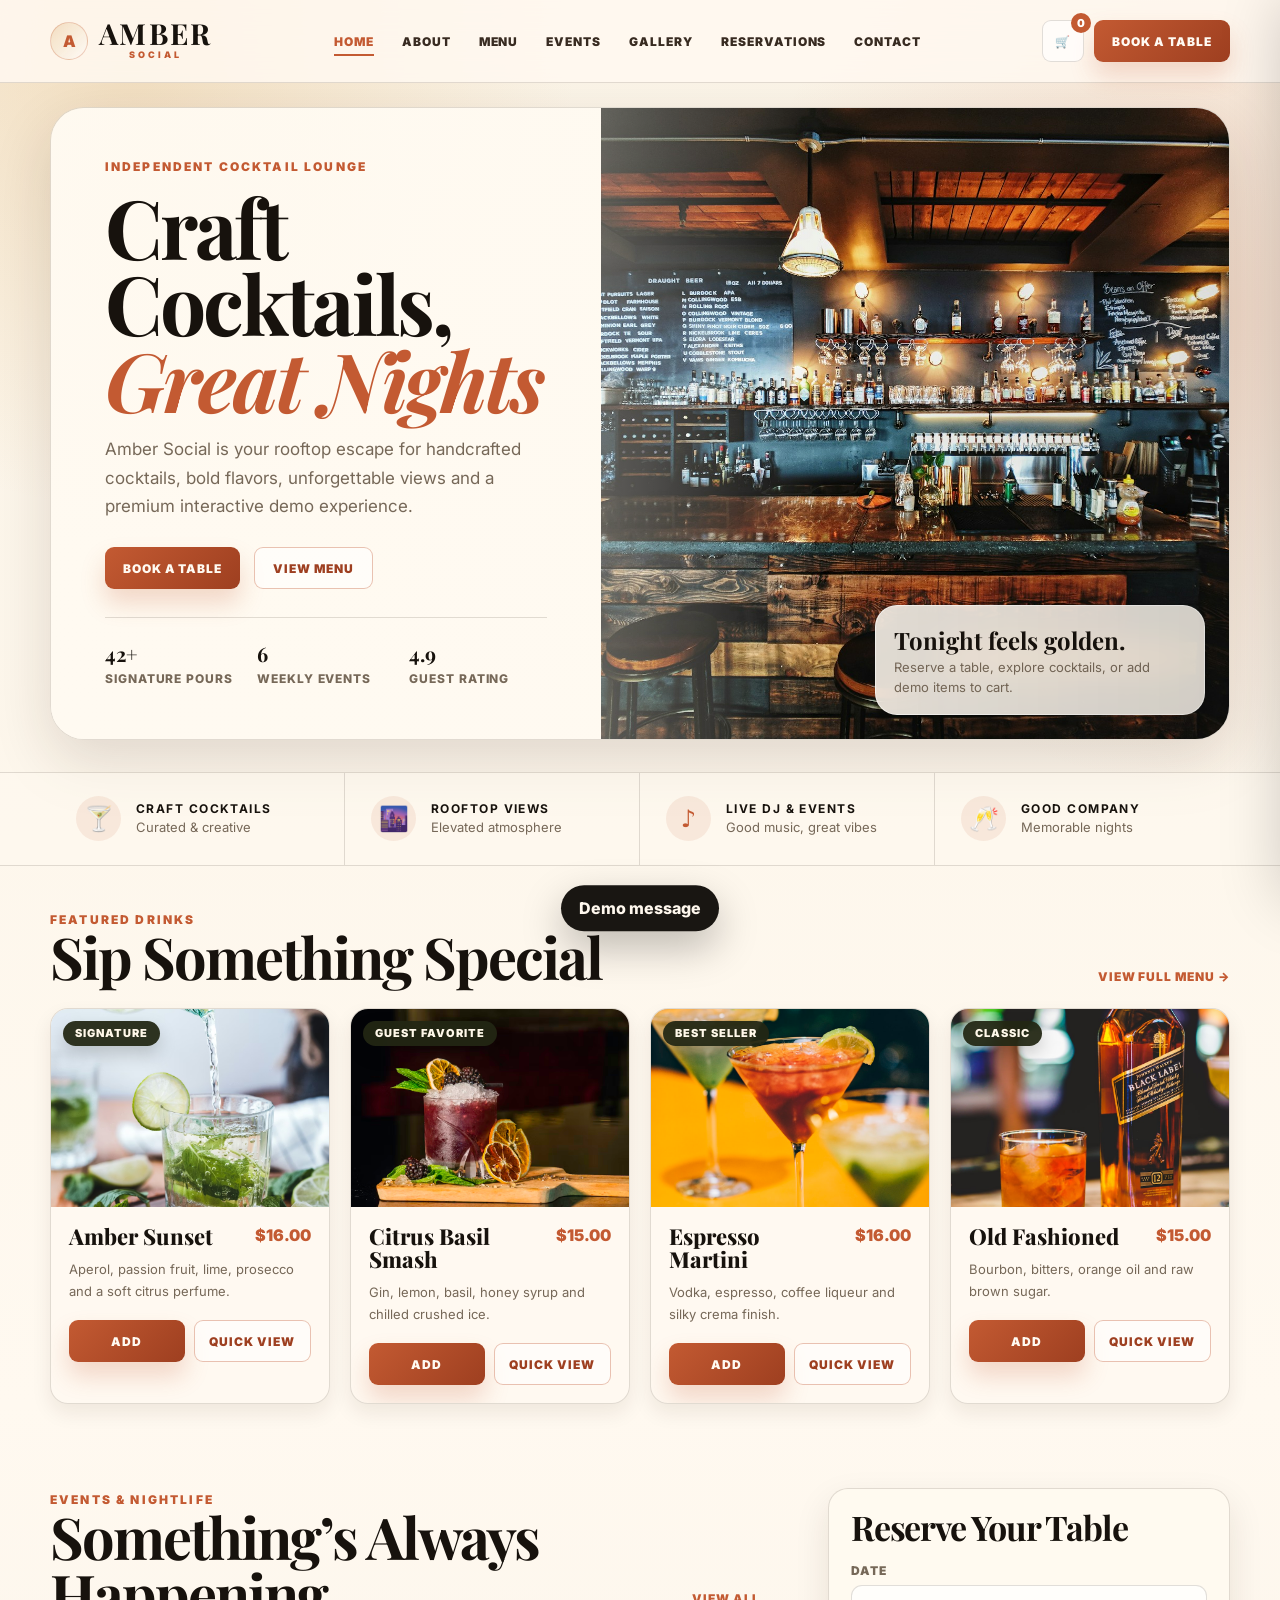
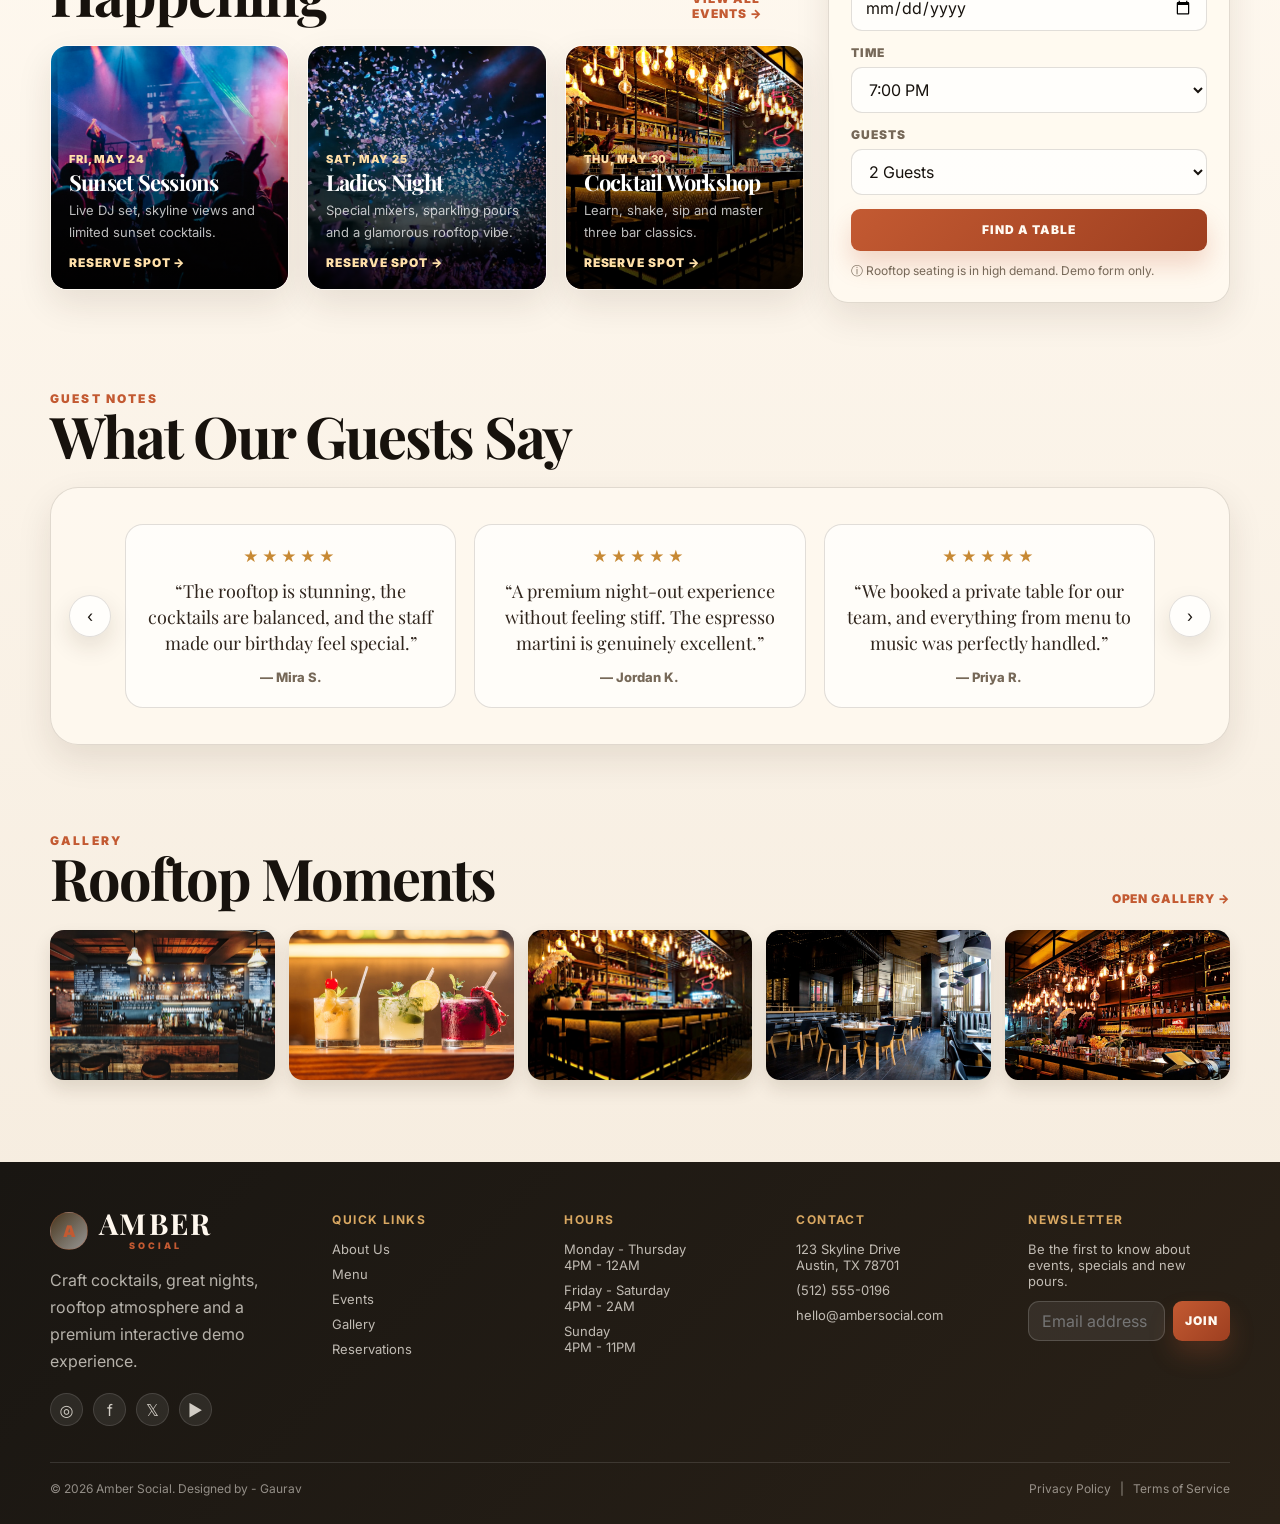
<file: index.html>
<!DOCTYPE html>
<html lang="en">
<head>
  <meta charset="UTF-8">
  <meta name="viewport" content="width=device-width, initial-scale=1.0">
  <title>Premium Rooftop Bar Website | Amber Social</title>
  <meta name="description" content="Amber Social is a premium rooftop bar and cocktail lounge demo website with interactive menu, cart, reservations and events.">
  <link rel="stylesheet" href="styles.css">
  <script defer src="app.js"></script>
</head>
<body data-page="home">
  <header class="site-header">
    <div class="container nav-wrap">
      <a class="brand" href="index.html" aria-label="Amber Social Home">
        <span class="brand-mark">A</span>
        <span class="brand-text"><strong>AMBER</strong><span>SOCIAL</span></span>
      </a>
      <nav class="primary-nav" aria-label="Primary navigation">
        <a href="index.html" data-nav="home">Home</a>
<a href="about.html" data-nav="about">About</a>
<a href="menu.html" data-nav="menu">Menu</a>
<a href="events.html" data-nav="events">Events</a>
<a href="gallery.html" data-nav="gallery">Gallery</a>
<a href="reservations.html" data-nav="reservations">Reservations</a>
<a href="contact.html" data-nav="contact">Contact</a>
      </nav>
      <div class="header-actions">
        <button class="icon-btn open-cart" aria-label="Open cart">🛒<span class="cart-count">0</span></button>
        <a class="btn btn-primary book-top" href="reservations.html">Book a Table</a>
        <button class="icon-btn menu-toggle" id="menuToggle" aria-label="Open menu">☰</button>
      </div>
    </div>
    <div class="mobile-panel" id="mobilePanel"><a href="index.html" data-nav="home">Home</a>
<a href="about.html" data-nav="about">About</a>
<a href="menu.html" data-nav="menu">Menu</a>
<a href="events.html" data-nav="events">Events</a>
<a href="gallery.html" data-nav="gallery">Gallery</a>
<a href="reservations.html" data-nav="reservations">Reservations</a>
<a href="contact.html" data-nav="contact">Contact</a></div>
  </header>

  <main>
    <section class="hero">
      <div class="container hero-card">
        <div class="hero-copy">
          <span class="eyebrow">Independent Cocktail Lounge</span>
          <h1>Craft Cocktails, <span class="text-accent">Great Nights</span></h1>
          <p>Amber Social is your rooftop escape for handcrafted cocktails, bold flavors, unforgettable views and a premium interactive demo experience.</p>
          <div class="hero-actions">
            <a class="btn btn-primary" href="reservations.html">Book a Table</a>
            <a class="btn btn-outline" href="menu.html">View Menu</a>
          </div>
          <div class="hero-meta">
            <div><strong>42+</strong><span>Signature pours</span></div>
            <div><strong>6</strong><span>Weekly events</span></div>
            <div><strong>4.9</strong><span>Guest rating</span></div>
          </div>
        </div>
        <div class="hero-visual">
          <img src="images/imm4.jfif" alt="Rooftop cocktail bar at sunset">
          <div class="floating-reserve">
            <strong>Tonight feels golden.</strong>
            <span>Reserve a table, explore cocktails, or add demo items to cart.</span>
          </div>
        </div>
      </div>
    </section>
    <section class="feature-strip">
      <div class="container feature-grid">
        <div class="feature-item"><div class="feature-icon">🍸</div><div><strong>Craft Cocktails</strong><span>Curated & creative</span></div></div>
        <div class="feature-item"><div class="feature-icon">🌆</div><div><strong>Rooftop Views</strong><span>Elevated atmosphere</span></div></div>
        <div class="feature-item"><div class="feature-icon">♪</div><div><strong>Live DJ & Events</strong><span>Good music, great vibes</span></div></div>
        <div class="feature-item"><div class="feature-icon">🥂</div><div><strong>Good Company</strong><span>Memorable nights</span></div></div>
      </div>
    </section>
    <section class="section compact">
      <div class="container">
        <div class="section-head">
          <div><span class="eyebrow">Featured Drinks</span><h2>Sip Something Special</h2></div>
          <a class="text-link" href="menu.html">View Full Menu →</a>
        </div>
        <div class="product-grid" id="featuredProducts"></div>
      </div>
    </section>
    <section class="section compact">
      <div class="container split-grid">
        <div>
          <div class="section-head">
            <div><span class="eyebrow">Events & Nightlife</span><h2>Something’s Always Happening</h2></div>
            <a class="text-link" href="events.html">View All Events →</a>
          </div>
          <div class="event-grid" id="homeEvents"></div>
        </div>
        <aside class="reserve-card">
          <h3>Reserve Your Table</h3>
          <form class="form-grid one" data-demo-form>
            <div class="form-field"><label>Date</label><input class="input" type="date" required></div>
            <div class="form-field"><label>Time</label><select class="input" required><option>7:00 PM</option><option>8:30 PM</option><option>10:00 PM</option></select></div>
            <div class="form-field"><label>Guests</label><select class="input" required><option>2 Guests</option><option>4 Guests</option><option>6 Guests</option><option>Private Group</option></select></div>
            <button class="btn btn-primary" type="submit">Find a Table</button>
          </form>
          <div class="form-note">ⓘ Rooftop seating is in high demand. Demo form only.</div>
        </aside>
      </div>
    </section>
    <section class="section compact">
      <div class="container">
        <div class="section-head">
          <div><span class="eyebrow">Guest Notes</span><h2>What Our Guests Say</h2></div>
        </div>
        <div class="testimonial-shell">
          <button class="slider-arrow prev" id="testimonialPrev" aria-label="Previous testimonial">‹</button>
          <div class="testimonial-track" id="testimonialTrack"></div>
          <button class="slider-arrow next" id="testimonialNext" aria-label="Next testimonial">›</button>
        </div>
      </div>
    </section>
    <section class="section compact">
      <div class="container">
        <div class="section-head">
          <div><span class="eyebrow">Gallery</span><h2>Rooftop Moments</h2></div>
          <a class="text-link" href="gallery.html">Open Gallery →</a>
        </div>
        <div class="gallery-strip galleryStrip" data-limit="5"></div>
      </div>
    </section>
  </main>

  <footer class="site-footer">
    <div class="container footer-grid">
      <div class="footer-brand">
        <a class="brand" href="index.html">
          <span class="brand-mark">A</span>
          <span class="brand-text"><strong>AMBER</strong><span>SOCIAL</span></span>
        </a>
        <p>Craft cocktails, great nights, rooftop atmosphere and a premium interactive demo experience.</p>
        <div class="socials"><a href="#">◎</a><a href="#">f</a><a href="#">𝕏</a><a href="#">▶</a></div>
      </div>
      <div class="footer-col">
        <h5>Quick Links</h5>
        <a href="about.html">About Us</a><a href="menu.html">Menu</a><a href="events.html">Events</a><a href="gallery.html">Gallery</a><a href="reservations.html">Reservations</a>
      </div>
      <div class="footer-col">
        <h5>Hours</h5>
        <span>Monday - Thursday<br>4PM - 12AM</span><span>Friday - Saturday<br>4PM - 2AM</span><span>Sunday<br>4PM - 11PM</span>
      </div>
      <div class="footer-col">
        <h5>Contact</h5>
        <span>123 Skyline Drive<br>Austin, TX 78701</span><span>(512) 555-0196</span><span>hello@ambersocial.com</span>
      </div>
      <div class="footer-col">
        <h5>Newsletter</h5>
        <span>Be the first to know about events, specials and new pours.</span>
        <form class="newsletter-row" data-demo-form>
          <input class="input" type="email" placeholder="Email address" required>
          <button class="btn btn-primary" type="submit">Join</button>
        </form>
      </div>
    </div>
    <div class="container footer-bottom">
      <span>© 2026 Amber Social. Designed by - <a href="https://www.linkedin.com/in/gaurav-kumar-a945231b0/" target="_blank">Gaurav</a></span>
      <span>Privacy Policy &nbsp; | &nbsp; Terms of Service</span>
    </div>
  </footer>
  <nav class="mobile-bottom-nav" aria-label="Mobile quick navigation">
    <a href="index.html" data-nav="home"><i>⌂</i><span>Home</span></a>
    <a href="menu.html" data-nav="menu"><i>☰</i><span>Menu</span></a>
    <a href="reservations.html" data-nav="reservations"><i>☑</i><span>Book</span></a>
    <button class="open-cart"><i>🛒</i><span>Cart</span><b class="cart-count">0</b></button>
  </nav>
  <div class="overlay close-layer" id="overlay"></div>
  <aside class="cart-drawer" id="cartDrawer" aria-label="Demo cart">
    <div class="cart-head"><h3>Your Cart</h3><button class="icon-btn close-layer">×</button></div>
    <div class="cart-items" id="drawerCartItems"></div>
    <div class="cart-summary">
      <div id="drawerCartSummary"></div>
      <button class="btn btn-primary" id="drawerCheckout">Checkout Demo</button>
      <a class="btn btn-light" href="cart.html">Review Order</a>
    </div>
  </aside>
  <div class="modal" id="quickModal" role="dialog" aria-modal="true">
    <div class="modal-card">
      <div class="modal-head"><h3>Quick View</h3><button class="icon-btn close-layer">×</button></div>
      <div class="modal-body" id="quickModalBody"></div>
    </div>
  </div>
  <div class="modal" id="galleryModal" role="dialog" aria-modal="true">
    <div class="modal-card">
      <div class="modal-head"><h3>Gallery Preview</h3><button class="icon-btn close-layer">×</button></div>
      <div class="modal-body" id="galleryModalBody"></div>
    </div>
  </div>
  <div class="toast" id="toast">Demo message</div>
</body>
</html>
</file>
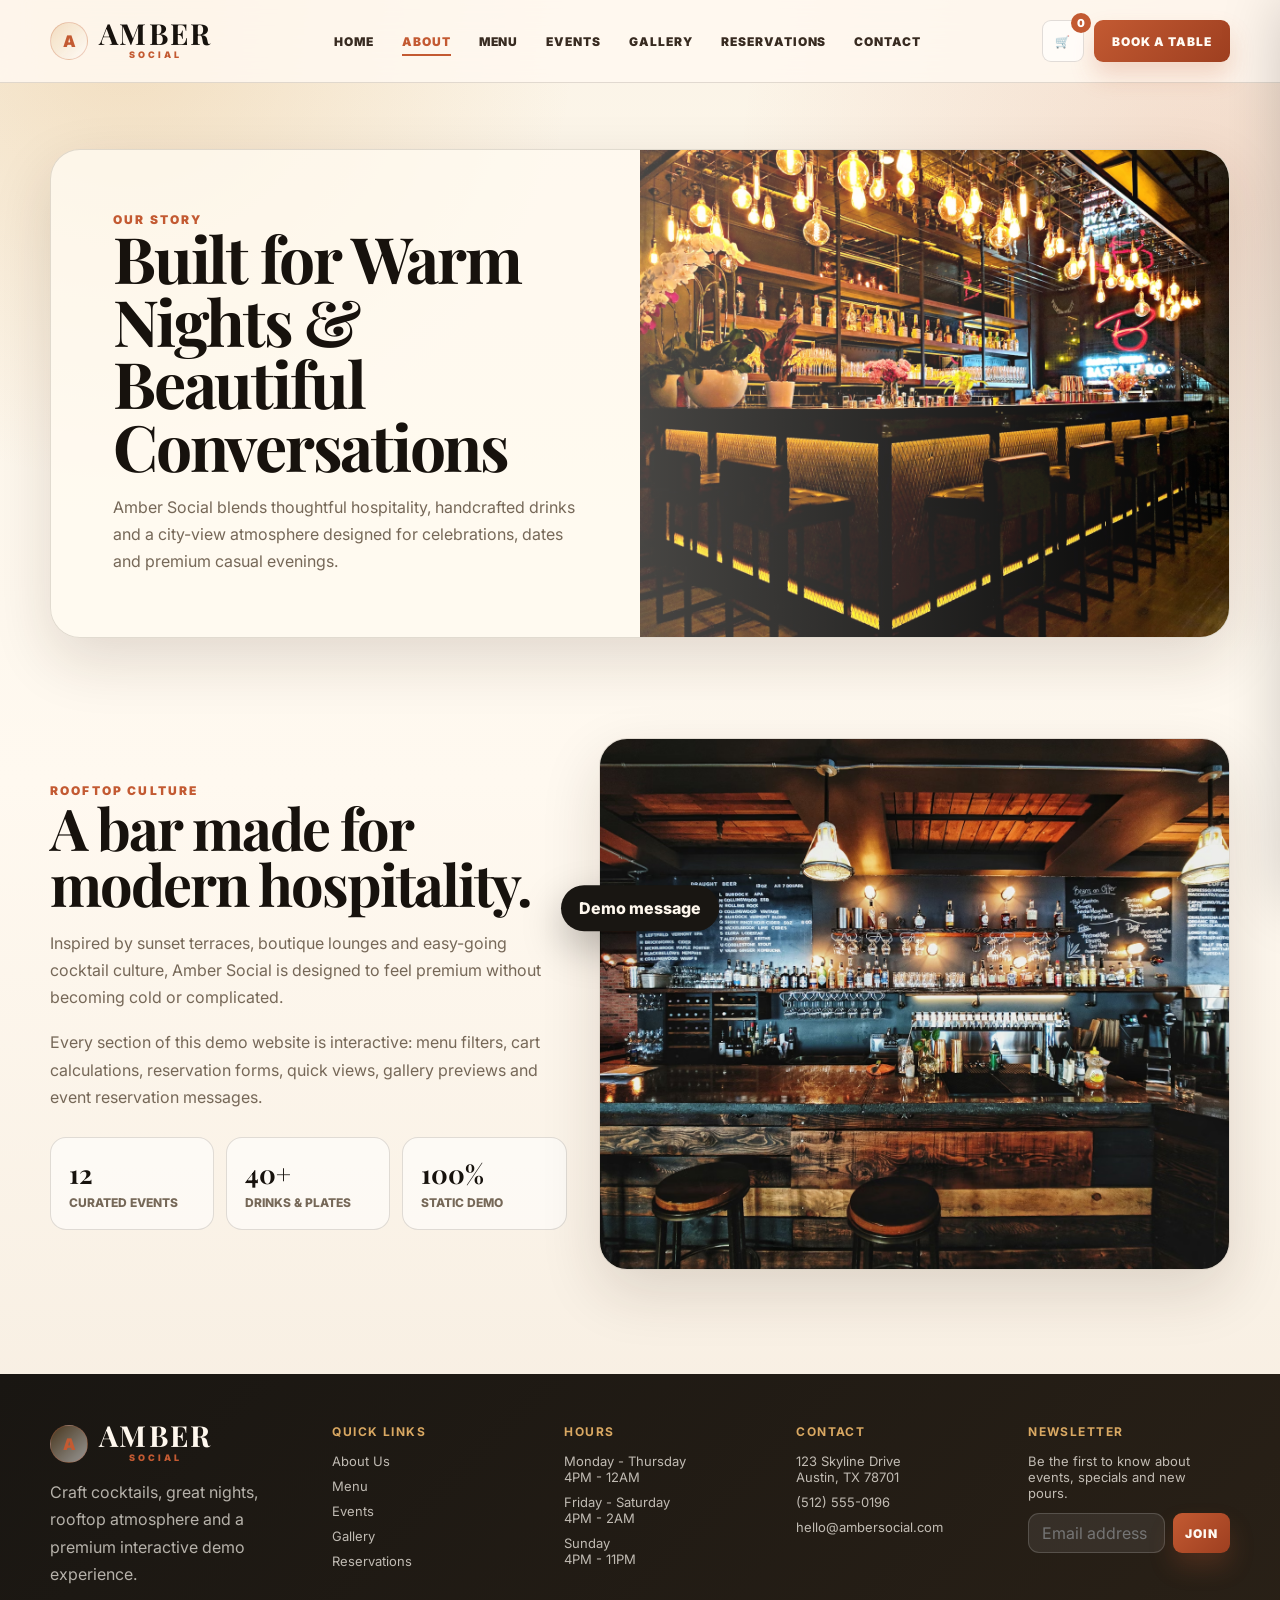
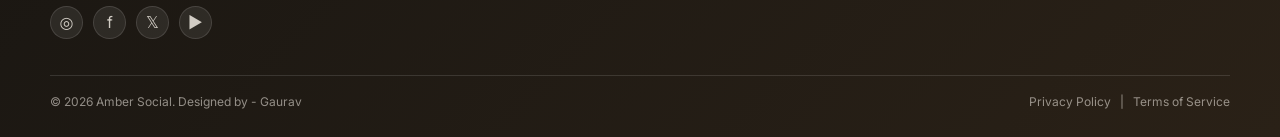
<file: about.html>
<!DOCTYPE html>
<html lang="en">
<head>
  <meta charset="UTF-8">
  <meta name="viewport" content="width=device-width, initial-scale=1.0">
  <title>About Amber Social | Amber Social</title>
  <meta name="description" content="Amber Social is a premium rooftop bar and cocktail lounge demo website with interactive menu, cart, reservations and events.">
  <link rel="stylesheet" href="styles.css">
  <script defer src="app.js"></script>
</head>
<body data-page="about">
  <header class="site-header">
    <div class="container nav-wrap">
      <a class="brand" href="index.html" aria-label="Amber Social Home">
        <span class="brand-mark">A</span>
        <span class="brand-text"><strong>AMBER</strong><span>SOCIAL</span></span>
      </a>
      <nav class="primary-nav" aria-label="Primary navigation">
        <a href="index.html" data-nav="home">Home</a>
<a href="about.html" data-nav="about">About</a>
<a href="menu.html" data-nav="menu">Menu</a>
<a href="events.html" data-nav="events">Events</a>
<a href="gallery.html" data-nav="gallery">Gallery</a>
<a href="reservations.html" data-nav="reservations">Reservations</a>
<a href="contact.html" data-nav="contact">Contact</a>
      </nav>
      <div class="header-actions">
        <button class="icon-btn open-cart" aria-label="Open cart">🛒<span class="cart-count">0</span></button>
        <a class="btn btn-primary book-top" href="reservations.html">Book a Table</a>
        <button class="icon-btn menu-toggle" id="menuToggle" aria-label="Open menu">☰</button>
      </div>
    </div>
    <div class="mobile-panel" id="mobilePanel"><a href="index.html" data-nav="home">Home</a>
<a href="about.html" data-nav="about">About</a>
<a href="menu.html" data-nav="menu">Menu</a>
<a href="events.html" data-nav="events">Events</a>
<a href="gallery.html" data-nav="gallery">Gallery</a>
<a href="reservations.html" data-nav="reservations">Reservations</a>
<a href="contact.html" data-nav="contact">Contact</a></div>
  </header>

  <section class="page-hero">
    <div class="container page-hero-card">
      <div class="page-hero-copy">
        <span class="eyebrow">Our Story</span>
        <h1>Built for Warm Nights & Beautiful Conversations</h1>
        <p>Amber Social blends thoughtful hospitality, handcrafted drinks and a city-view atmosphere designed for celebrations, dates and premium casual evenings.</p>
      </div>
      <div class="page-hero-image"><img src="images/img1.avif" alt="Built for Warm Nights & Beautiful Conversations"></div>
    </div>
  </section>
  <main>
    <section class="section">
      <div class="container story-grid">
        <div class="story-content">
          <span class="eyebrow">Rooftop Culture</span>
          <h2>A bar made for modern hospitality.</h2>
          <p>Inspired by sunset terraces, boutique lounges and easy-going cocktail culture, Amber Social is designed to feel premium without becoming cold or complicated.</p>
          <p>Every section of this demo website is interactive: menu filters, cart calculations, reservation forms, quick views, gallery previews and event reservation messages.</p>
          <div class="stat-row"><div class="stat-box"><strong>12</strong><span>Curated events</span></div><div class="stat-box"><strong>40+</strong><span>Drinks & plates</span></div><div class="stat-box"><strong>100%</strong><span>Static demo</span></div></div>
        </div>
        <div class="story-image"><img src="images/img2.avif" alt="Premium bar interior"></div>
      </div>
    </section>
  </main>

  <footer class="site-footer">
    <div class="container footer-grid">
      <div class="footer-brand">
        <a class="brand" href="index.html">
          <span class="brand-mark">A</span>
          <span class="brand-text"><strong>AMBER</strong><span>SOCIAL</span></span>
        </a>
        <p>Craft cocktails, great nights, rooftop atmosphere and a premium interactive demo experience.</p>
        <div class="socials"><a href="#">◎</a><a href="#">f</a><a href="#">𝕏</a><a href="#">▶</a></div>
      </div>
      <div class="footer-col">
        <h5>Quick Links</h5>
        <a href="about.html">About Us</a><a href="menu.html">Menu</a><a href="events.html">Events</a><a href="gallery.html">Gallery</a><a href="reservations.html">Reservations</a>
      </div>
      <div class="footer-col">
        <h5>Hours</h5>
        <span>Monday - Thursday<br>4PM - 12AM</span><span>Friday - Saturday<br>4PM - 2AM</span><span>Sunday<br>4PM - 11PM</span>
      </div>
      <div class="footer-col">
        <h5>Contact</h5>
        <span>123 Skyline Drive<br>Austin, TX 78701</span><span>(512) 555-0196</span><span>hello@ambersocial.com</span>
      </div>
      <div class="footer-col">
        <h5>Newsletter</h5>
        <span>Be the first to know about events, specials and new pours.</span>
        <form class="newsletter-row" data-demo-form>
          <input class="input" type="email" placeholder="Email address" required>
          <button class="btn btn-primary" type="submit">Join</button>
        </form>
      </div>
    </div>
    <div class="container footer-bottom">
      <span>© 2026 Amber Social. Designed by - <a href="https://www.linkedin.com/in/gaurav-kumar-a945231b0/" target="_blank">Gaurav</a></span>
      <span>Privacy Policy &nbsp; | &nbsp; Terms of Service</span>
    </div>
  </footer>
  <nav class="mobile-bottom-nav" aria-label="Mobile quick navigation">
    <a href="index.html" data-nav="home"><i>⌂</i><span>Home</span></a>
    <a href="menu.html" data-nav="menu"><i>☰</i><span>Menu</span></a>
    <a href="reservations.html" data-nav="reservations"><i>☑</i><span>Book</span></a>
    <button class="open-cart"><i>🛒</i><span>Cart</span><b class="cart-count">0</b></button>
  </nav>
  <div class="overlay close-layer" id="overlay"></div>
  <aside class="cart-drawer" id="cartDrawer" aria-label="Demo cart">
    <div class="cart-head"><h3>Your Cart</h3><button class="icon-btn close-layer">×</button></div>
    <div class="cart-items" id="drawerCartItems"></div>
    <div class="cart-summary">
      <div id="drawerCartSummary"></div>
      <button class="btn btn-primary" id="drawerCheckout">Checkout Demo</button>
      <a class="btn btn-light" href="cart.html">Review Order</a>
    </div>
  </aside>
  <div class="modal" id="quickModal" role="dialog" aria-modal="true">
    <div class="modal-card">
      <div class="modal-head"><h3>Quick View</h3><button class="icon-btn close-layer">×</button></div>
      <div class="modal-body" id="quickModalBody"></div>
    </div>
  </div>
  <div class="modal" id="galleryModal" role="dialog" aria-modal="true">
    <div class="modal-card">
      <div class="modal-head"><h3>Gallery Preview</h3><button class="icon-btn close-layer">×</button></div>
      <div class="modal-body" id="galleryModalBody"></div>
    </div>
  </div>
  <div class="toast" id="toast">Demo message</div>
</body>
</html>
</file>
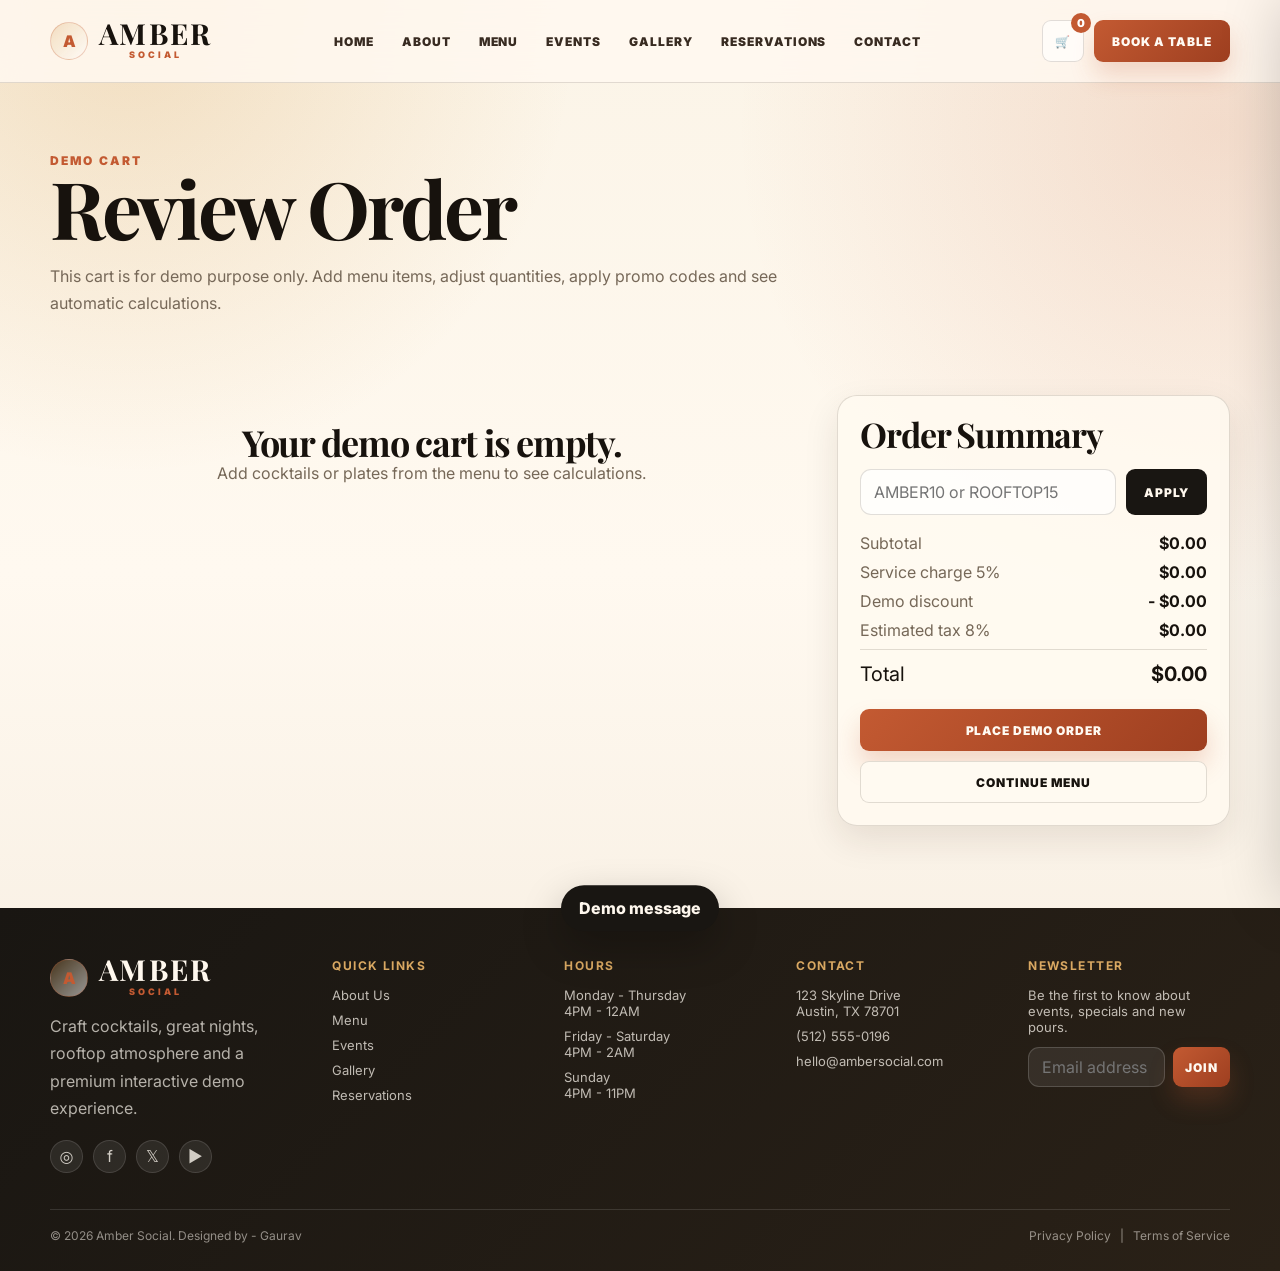
<file: cart.html>
<!DOCTYPE html>
<html lang="en">
<head>
  <meta charset="UTF-8">
  <meta name="viewport" content="width=device-width, initial-scale=1.0">
  <title>Review Demo Order | Amber Social</title>
  <meta name="description" content="Amber Social is a premium rooftop bar and cocktail lounge demo website with interactive menu, cart, reservations and events.">
  <link rel="stylesheet" href="styles.css">
  <script defer src="app.js"></script>
</head>
<body data-page="cart">
  <header class="site-header">
    <div class="container nav-wrap">
      <a class="brand" href="index.html" aria-label="Amber Social Home">
        <span class="brand-mark">A</span>
        <span class="brand-text"><strong>AMBER</strong><span>SOCIAL</span></span>
      </a>
      <nav class="primary-nav" aria-label="Primary navigation">
        <a href="index.html" data-nav="home">Home</a>
<a href="about.html" data-nav="about">About</a>
<a href="menu.html" data-nav="menu">Menu</a>
<a href="events.html" data-nav="events">Events</a>
<a href="gallery.html" data-nav="gallery">Gallery</a>
<a href="reservations.html" data-nav="reservations">Reservations</a>
<a href="contact.html" data-nav="contact">Contact</a>
      </nav>
      <div class="header-actions">
        <button class="icon-btn open-cart" aria-label="Open cart">🛒<span class="cart-count">0</span></button>
        <a class="btn btn-primary book-top" href="reservations.html">Book a Table</a>
        <button class="icon-btn menu-toggle" id="menuToggle" aria-label="Open menu">☰</button>
      </div>
    </div>
    <div class="mobile-panel" id="mobilePanel"><a href="index.html" data-nav="home">Home</a>
<a href="about.html" data-nav="about">About</a>
<a href="menu.html" data-nav="menu">Menu</a>
<a href="events.html" data-nav="events">Events</a>
<a href="gallery.html" data-nav="gallery">Gallery</a>
<a href="reservations.html" data-nav="reservations">Reservations</a>
<a href="contact.html" data-nav="contact">Contact</a></div>
  </header>

  <main>
    <section class="page-hero">
      <div class="container">
        <span class="eyebrow">Demo Cart</span>
        <h1>Review Order</h1>
        <p style="margin-top:16px;max-width:760px">This cart is for demo purpose only. Add menu items, adjust quantities, apply promo codes and see automatic calculations.</p>
      </div>
    </section>
    <section class="section compact">
      <div class="container cart-page-grid">
        <div class="cart-page-list" id="cartPageItems"></div>
        <aside class="reserve-card">
          <h3>Order Summary</h3>
          <div class="promo-row"><input class="input" id="promoCode" placeholder="AMBER10 or ROOFTOP15"><button class="btn btn-dark" id="applyPromo">Apply</button></div>
          <div style="margin-top:18px" id="cartPageSummary"></div>
          <button class="btn btn-primary" id="demoCheckout" style="width:100%;margin-top:14px">Place Demo Order</button>
          <a class="btn btn-light" href="menu.html" style="width:100%;margin-top:10px">Continue Menu</a>
        </aside>
      </div>
    </section>
  </main>

  <footer class="site-footer">
    <div class="container footer-grid">
      <div class="footer-brand">
        <a class="brand" href="index.html">
          <span class="brand-mark">A</span>
          <span class="brand-text"><strong>AMBER</strong><span>SOCIAL</span></span>
        </a>
        <p>Craft cocktails, great nights, rooftop atmosphere and a premium interactive demo experience.</p>
        <div class="socials"><a href="#">◎</a><a href="#">f</a><a href="#">𝕏</a><a href="#">▶</a></div>
      </div>
      <div class="footer-col">
        <h5>Quick Links</h5>
        <a href="about.html">About Us</a><a href="menu.html">Menu</a><a href="events.html">Events</a><a href="gallery.html">Gallery</a><a href="reservations.html">Reservations</a>
      </div>
      <div class="footer-col">
        <h5>Hours</h5>
        <span>Monday - Thursday<br>4PM - 12AM</span><span>Friday - Saturday<br>4PM - 2AM</span><span>Sunday<br>4PM - 11PM</span>
      </div>
      <div class="footer-col">
        <h5>Contact</h5>
        <span>123 Skyline Drive<br>Austin, TX 78701</span><span>(512) 555-0196</span><span>hello@ambersocial.com</span>
      </div>
      <div class="footer-col">
        <h5>Newsletter</h5>
        <span>Be the first to know about events, specials and new pours.</span>
        <form class="newsletter-row" data-demo-form>
          <input class="input" type="email" placeholder="Email address" required>
          <button class="btn btn-primary" type="submit">Join</button>
        </form>
      </div>
    </div>
    <div class="container footer-bottom">
      <span>© 2026 Amber Social. Designed by - <a href="https://www.linkedin.com/in/gaurav-kumar-a945231b0/" target="_blank">Gaurav</a></span>
      <span>Privacy Policy &nbsp; | &nbsp; Terms of Service</span>
    </div>
  </footer>
  <nav class="mobile-bottom-nav" aria-label="Mobile quick navigation">
    <a href="index.html" data-nav="home"><i>⌂</i><span>Home</span></a>
    <a href="menu.html" data-nav="menu"><i>☰</i><span>Menu</span></a>
    <a href="reservations.html" data-nav="reservations"><i>☑</i><span>Book</span></a>
    <button class="open-cart"><i>🛒</i><span>Cart</span><b class="cart-count">0</b></button>
  </nav>
  <div class="overlay close-layer" id="overlay"></div>
  <aside class="cart-drawer" id="cartDrawer" aria-label="Demo cart">
    <div class="cart-head"><h3>Your Cart</h3><button class="icon-btn close-layer">×</button></div>
    <div class="cart-items" id="drawerCartItems"></div>
    <div class="cart-summary">
      <div id="drawerCartSummary"></div>
      <button class="btn btn-primary" id="drawerCheckout">Checkout Demo</button>
      <a class="btn btn-light" href="cart.html">Review Order</a>
    </div>
  </aside>
  <div class="modal" id="quickModal" role="dialog" aria-modal="true">
    <div class="modal-card">
      <div class="modal-head"><h3>Quick View</h3><button class="icon-btn close-layer">×</button></div>
      <div class="modal-body" id="quickModalBody"></div>
    </div>
  </div>
  <div class="modal" id="galleryModal" role="dialog" aria-modal="true">
    <div class="modal-card">
      <div class="modal-head"><h3>Gallery Preview</h3><button class="icon-btn close-layer">×</button></div>
      <div class="modal-body" id="galleryModalBody"></div>
    </div>
  </div>
  <div class="toast" id="toast">Demo message</div>
</body>
</html>
</file>
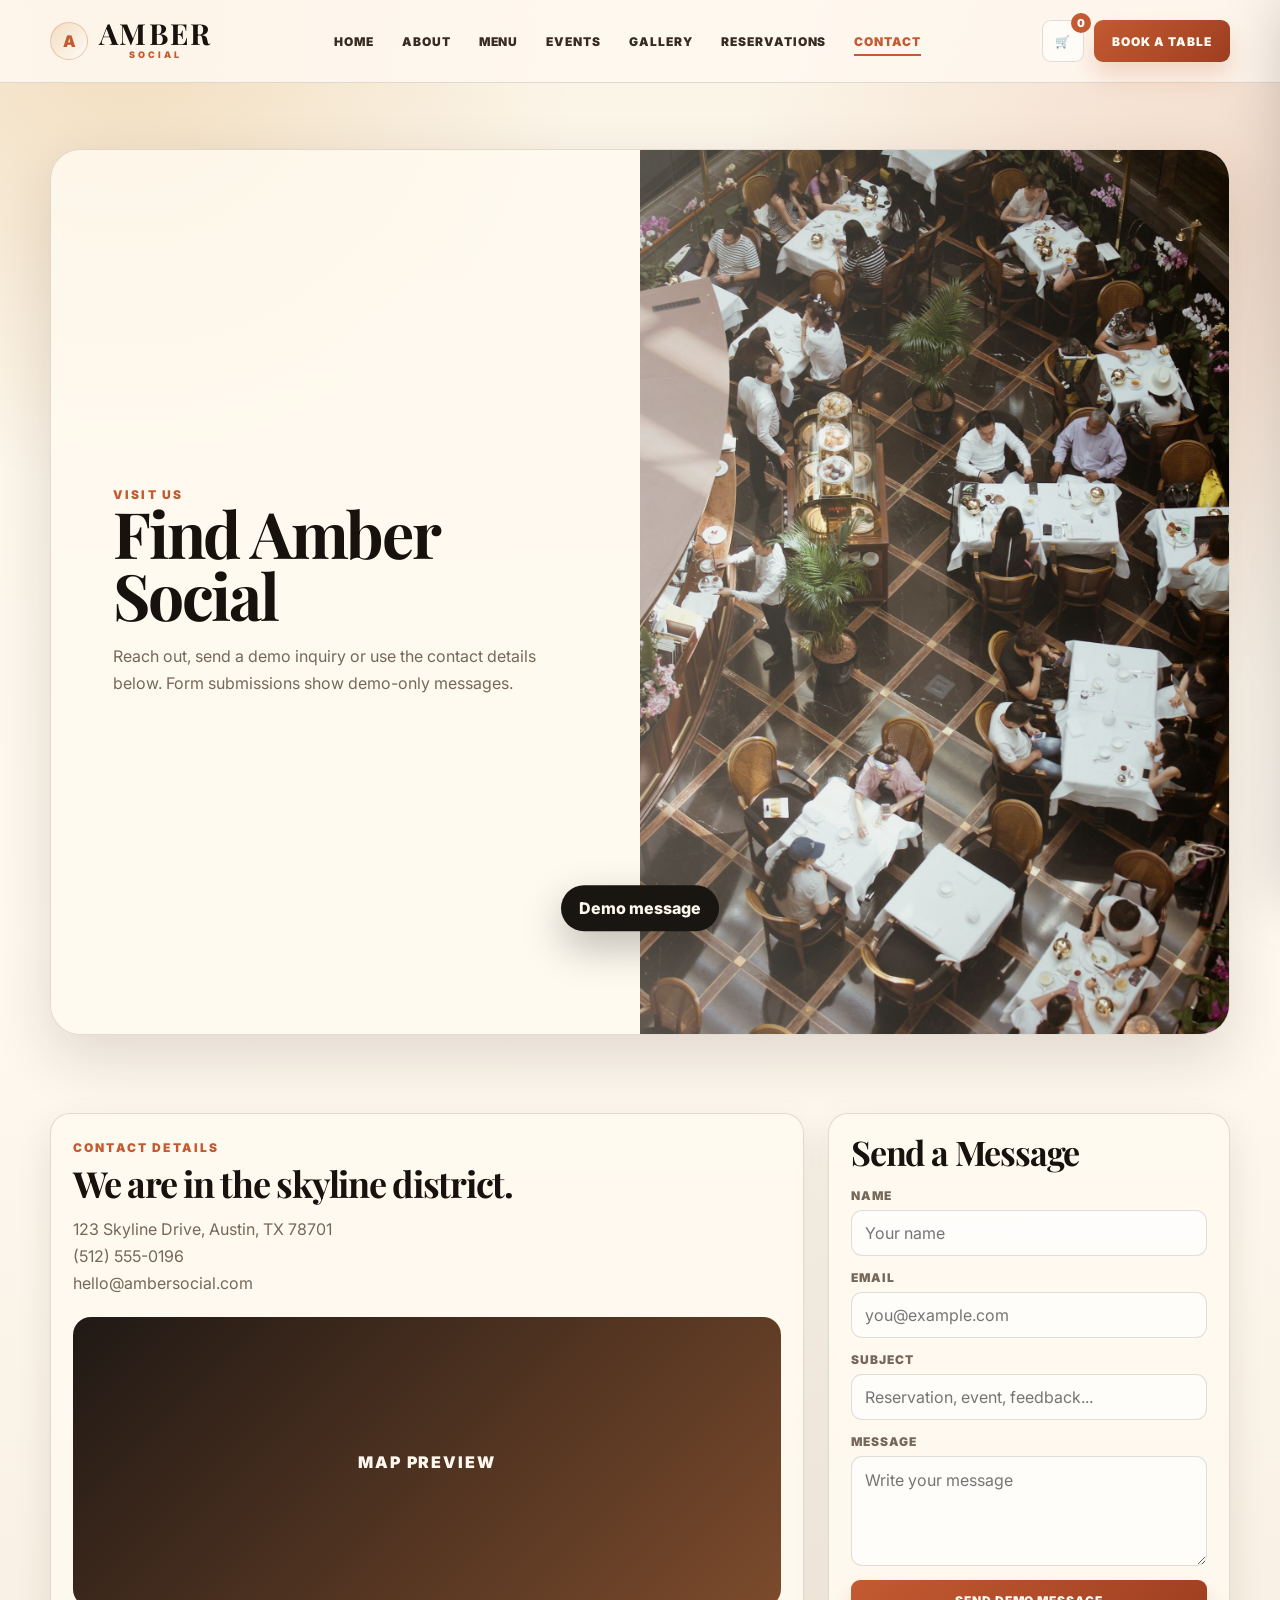
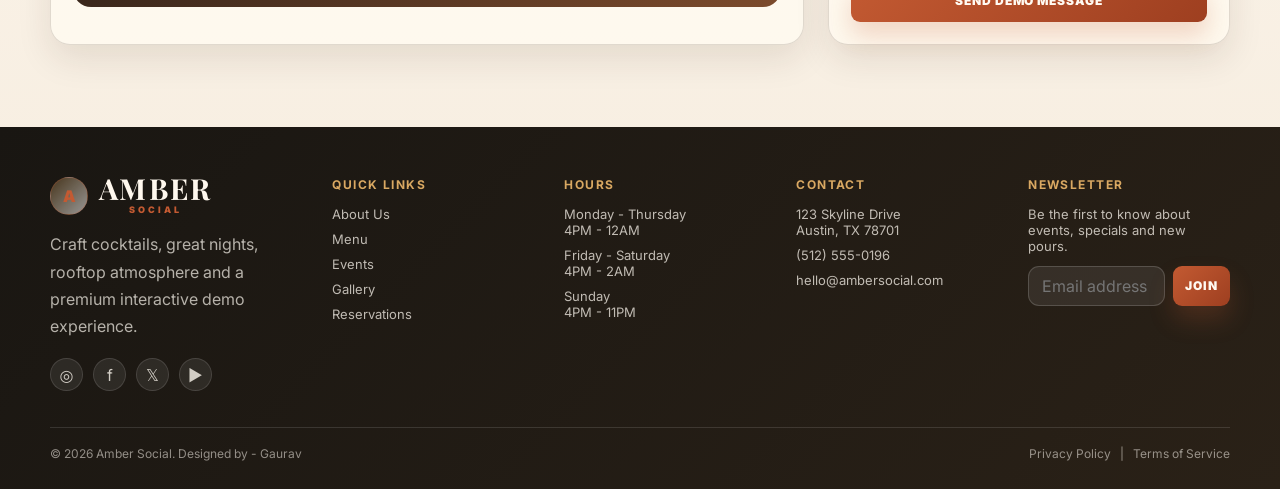
<file: contact.html>
<!DOCTYPE html>
<html lang="en">
<head>
  <meta charset="UTF-8">
  <meta name="viewport" content="width=device-width, initial-scale=1.0">
  <title>Contact | Amber Social</title>
  <meta name="description" content="Amber Social is a premium rooftop bar and cocktail lounge demo website with interactive menu, cart, reservations and events.">
  <link rel="stylesheet" href="styles.css">
  <script defer src="app.js"></script>
</head>
<body data-page="contact">
  <header class="site-header">
    <div class="container nav-wrap">
      <a class="brand" href="index.html" aria-label="Amber Social Home">
        <span class="brand-mark">A</span>
        <span class="brand-text"><strong>AMBER</strong><span>SOCIAL</span></span>
      </a>
      <nav class="primary-nav" aria-label="Primary navigation">
        <a href="index.html" data-nav="home">Home</a>
<a href="about.html" data-nav="about">About</a>
<a href="menu.html" data-nav="menu">Menu</a>
<a href="events.html" data-nav="events">Events</a>
<a href="gallery.html" data-nav="gallery">Gallery</a>
<a href="reservations.html" data-nav="reservations">Reservations</a>
<a href="contact.html" data-nav="contact">Contact</a>
      </nav>
      <div class="header-actions">
        <button class="icon-btn open-cart" aria-label="Open cart">🛒<span class="cart-count">0</span></button>
        <a class="btn btn-primary book-top" href="reservations.html">Book a Table</a>
        <button class="icon-btn menu-toggle" id="menuToggle" aria-label="Open menu">☰</button>
      </div>
    </div>
    <div class="mobile-panel" id="mobilePanel"><a href="index.html" data-nav="home">Home</a>
<a href="about.html" data-nav="about">About</a>
<a href="menu.html" data-nav="menu">Menu</a>
<a href="events.html" data-nav="events">Events</a>
<a href="gallery.html" data-nav="gallery">Gallery</a>
<a href="reservations.html" data-nav="reservations">Reservations</a>
<a href="contact.html" data-nav="contact">Contact</a></div>
  </header>

  <section class="page-hero">
    <div class="container page-hero-card">
      <div class="page-hero-copy">
        <span class="eyebrow">Visit Us</span>
        <h1>Find Amber Social</h1>
        <p>Reach out, send a demo inquiry or use the contact details below. Form submissions show demo-only messages.</p>
      </div>
      <div class="page-hero-image"><img src="images/imm1.jfif" alt="Find Amber Social"></div>
    </div>
  </section>
  <main>
    <section class="section compact">
      <div class="container split-grid">
        <div class="panel-card">
          <span class="eyebrow">Contact Details</span>
          <h3 style="margin-top:10px">We are in the skyline district.</h3>
          <p style="margin-top:14px">123 Skyline Drive, Austin, TX 78701<br>(512) 555-0196<br>hello@ambersocial.com</p>
          <div style="height:290px;border-radius:18px;background:linear-gradient(135deg,#201915,#7c4b2c);margin-top:20px;display:grid;place-items:center;color:#fff8ee;font-weight:900;letter-spacing:.12em;text-transform:uppercase">Map Preview</div>
        </div>
        <div class="reserve-card">
          <h3>Send a Message</h3>
          <form class="form-grid one" data-demo-form>
            <div class="form-field"><label>Name</label><input class="input" required placeholder="Your name"></div>
            <div class="form-field"><label>Email</label><input class="input" type="email" required placeholder="you@example.com"></div>
            <div class="form-field"><label>Subject</label><input class="input" required placeholder="Reservation, event, feedback..."></div>
            <div class="form-field"><label>Message</label><textarea class="input" required placeholder="Write your message"></textarea></div>
            <button class="btn btn-primary" type="submit">Send Demo Message</button>
          </form>
        </div>
      </div>
    </section>
  </main>

  <footer class="site-footer">
    <div class="container footer-grid">
      <div class="footer-brand">
        <a class="brand" href="index.html">
          <span class="brand-mark">A</span>
          <span class="brand-text"><strong>AMBER</strong><span>SOCIAL</span></span>
        </a>
        <p>Craft cocktails, great nights, rooftop atmosphere and a premium interactive demo experience.</p>
        <div class="socials"><a href="#">◎</a><a href="#">f</a><a href="#">𝕏</a><a href="#">▶</a></div>
      </div>
      <div class="footer-col">
        <h5>Quick Links</h5>
        <a href="about.html">About Us</a><a href="menu.html">Menu</a><a href="events.html">Events</a><a href="gallery.html">Gallery</a><a href="reservations.html">Reservations</a>
      </div>
      <div class="footer-col">
        <h5>Hours</h5>
        <span>Monday - Thursday<br>4PM - 12AM</span><span>Friday - Saturday<br>4PM - 2AM</span><span>Sunday<br>4PM - 11PM</span>
      </div>
      <div class="footer-col">
        <h5>Contact</h5>
        <span>123 Skyline Drive<br>Austin, TX 78701</span><span>(512) 555-0196</span><span>hello@ambersocial.com</span>
      </div>
      <div class="footer-col">
        <h5>Newsletter</h5>
        <span>Be the first to know about events, specials and new pours.</span>
        <form class="newsletter-row" data-demo-form>
          <input class="input" type="email" placeholder="Email address" required>
          <button class="btn btn-primary" type="submit">Join</button>
        </form>
      </div>
    </div>
    <div class="container footer-bottom">
      <span>© 2026 Amber Social. Designed by - <a href="https://www.linkedin.com/in/gaurav-kumar-a945231b0/" target="_blank">Gaurav</a></span>
      <span>Privacy Policy &nbsp; | &nbsp; Terms of Service</span>
    </div>
  </footer>
  <nav class="mobile-bottom-nav" aria-label="Mobile quick navigation">
    <a href="index.html" data-nav="home"><i>⌂</i><span>Home</span></a>
    <a href="menu.html" data-nav="menu"><i>☰</i><span>Menu</span></a>
    <a href="reservations.html" data-nav="reservations"><i>☑</i><span>Book</span></a>
    <button class="open-cart"><i>🛒</i><span>Cart</span><b class="cart-count">0</b></button>
  </nav>
  <div class="overlay close-layer" id="overlay"></div>
  <aside class="cart-drawer" id="cartDrawer" aria-label="Demo cart">
    <div class="cart-head"><h3>Your Cart</h3><button class="icon-btn close-layer">×</button></div>
    <div class="cart-items" id="drawerCartItems"></div>
    <div class="cart-summary">
      <div id="drawerCartSummary"></div>
      <button class="btn btn-primary" id="drawerCheckout">Checkout Demo</button>
      <a class="btn btn-light" href="cart.html">Review Order</a>
    </div>
  </aside>
  <div class="modal" id="quickModal" role="dialog" aria-modal="true">
    <div class="modal-card">
      <div class="modal-head"><h3>Quick View</h3><button class="icon-btn close-layer">×</button></div>
      <div class="modal-body" id="quickModalBody"></div>
    </div>
  </div>
  <div class="modal" id="galleryModal" role="dialog" aria-modal="true">
    <div class="modal-card">
      <div class="modal-head"><h3>Gallery Preview</h3><button class="icon-btn close-layer">×</button></div>
      <div class="modal-body" id="galleryModalBody"></div>
    </div>
  </div>
  <div class="toast" id="toast">Demo message</div>
</body>
</html>
</file>
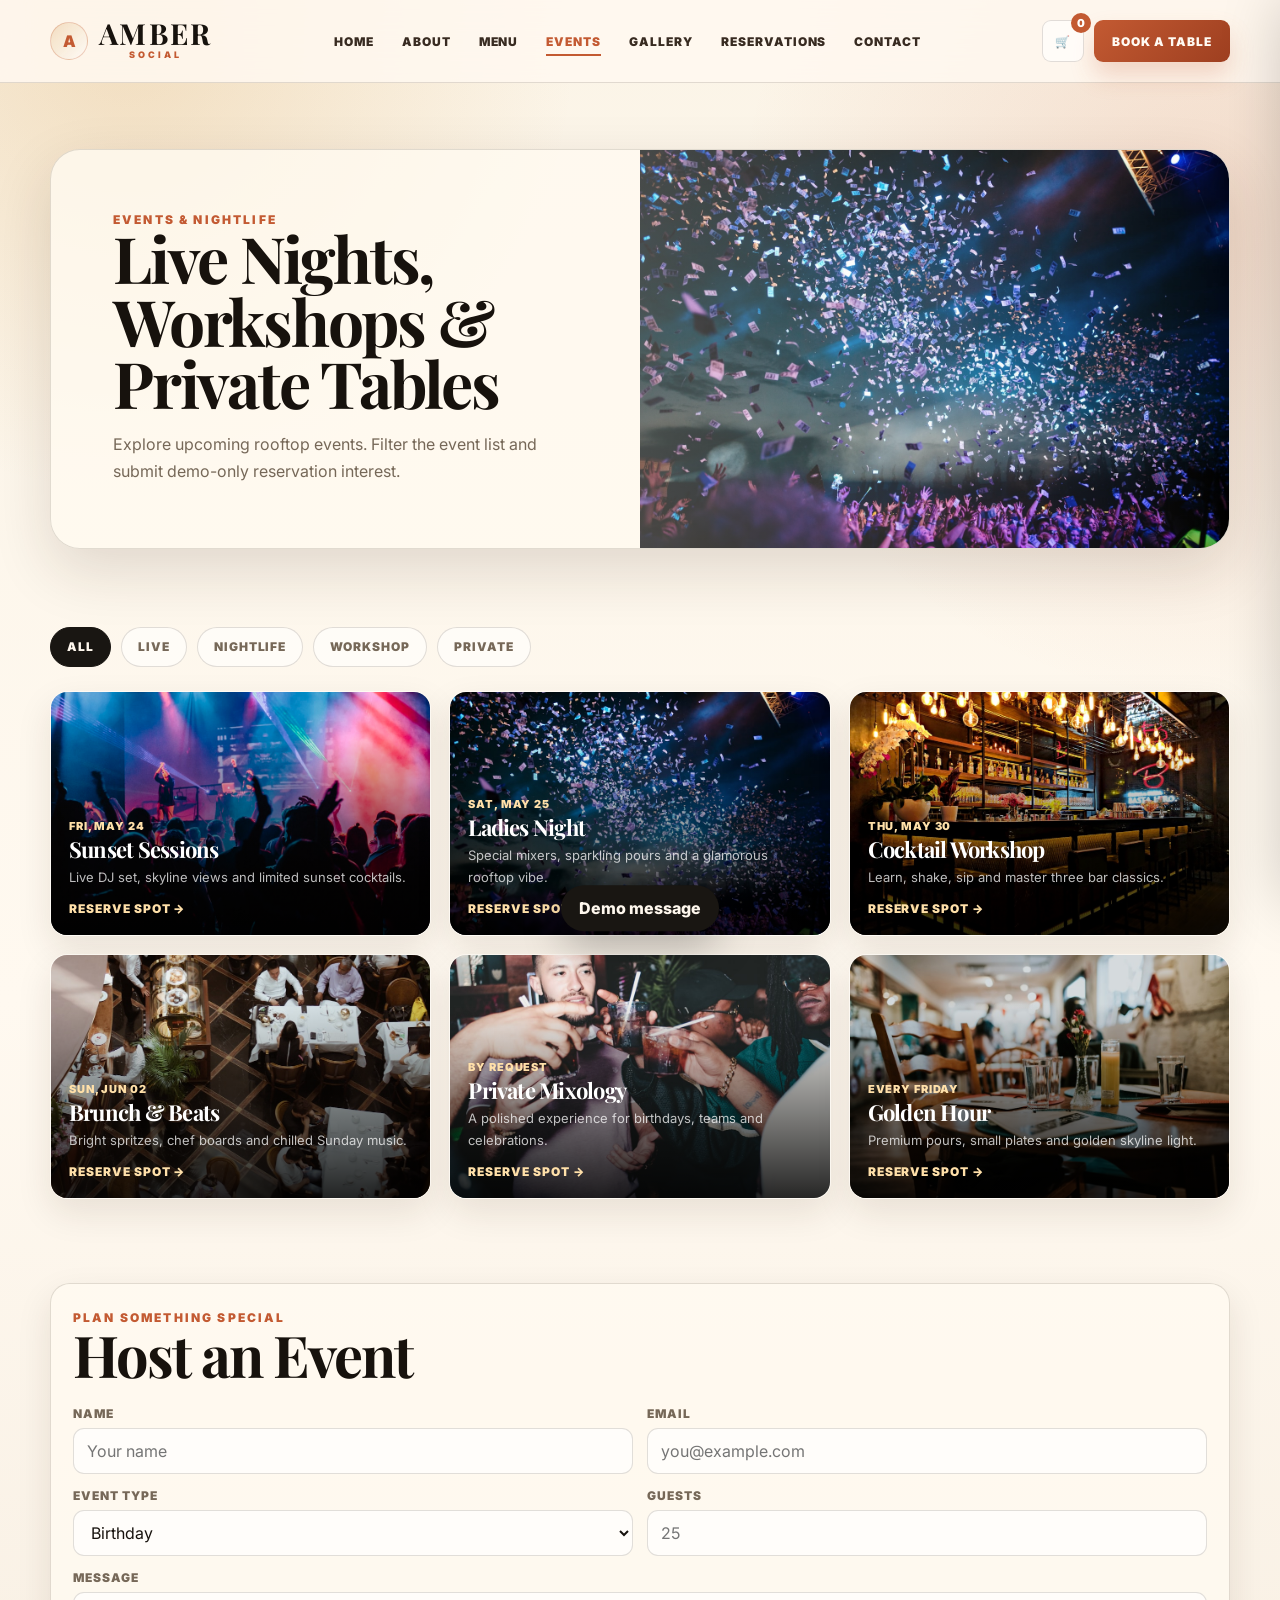
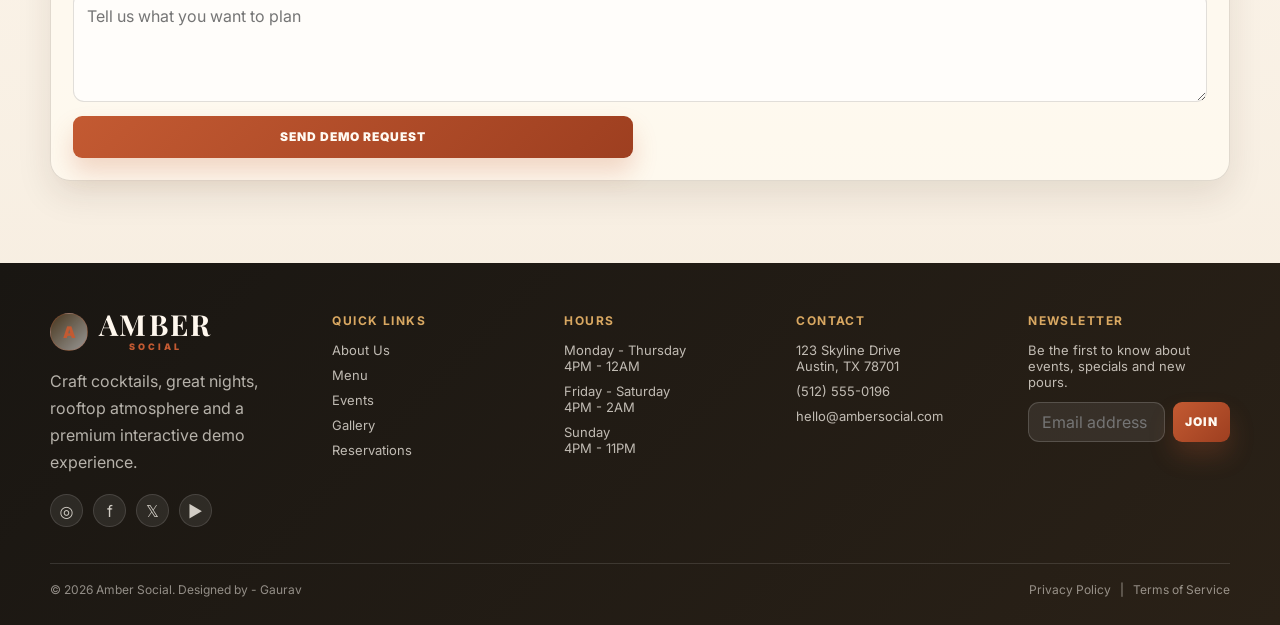
<file: events.html>
<!DOCTYPE html>
<html lang="en">
<head>
  <meta charset="UTF-8">
  <meta name="viewport" content="width=device-width, initial-scale=1.0">
  <title>Events and Rooftop Nights | Amber Social</title>
  <meta name="description" content="Amber Social is a premium rooftop bar and cocktail lounge demo website with interactive menu, cart, reservations and events.">
  <link rel="stylesheet" href="styles.css">
  <script defer src="app.js"></script>
</head>
<body data-page="events">
  <header class="site-header">
    <div class="container nav-wrap">
      <a class="brand" href="index.html" aria-label="Amber Social Home">
        <span class="brand-mark">A</span>
        <span class="brand-text"><strong>AMBER</strong><span>SOCIAL</span></span>
      </a>
      <nav class="primary-nav" aria-label="Primary navigation">
        <a href="index.html" data-nav="home">Home</a>
<a href="about.html" data-nav="about">About</a>
<a href="menu.html" data-nav="menu">Menu</a>
<a href="events.html" data-nav="events">Events</a>
<a href="gallery.html" data-nav="gallery">Gallery</a>
<a href="reservations.html" data-nav="reservations">Reservations</a>
<a href="contact.html" data-nav="contact">Contact</a>
      </nav>
      <div class="header-actions">
        <button class="icon-btn open-cart" aria-label="Open cart">🛒<span class="cart-count">0</span></button>
        <a class="btn btn-primary book-top" href="reservations.html">Book a Table</a>
        <button class="icon-btn menu-toggle" id="menuToggle" aria-label="Open menu">☰</button>
      </div>
    </div>
    <div class="mobile-panel" id="mobilePanel"><a href="index.html" data-nav="home">Home</a>
<a href="about.html" data-nav="about">About</a>
<a href="menu.html" data-nav="menu">Menu</a>
<a href="events.html" data-nav="events">Events</a>
<a href="gallery.html" data-nav="gallery">Gallery</a>
<a href="reservations.html" data-nav="reservations">Reservations</a>
<a href="contact.html" data-nav="contact">Contact</a></div>
  </header>

  <section class="page-hero">
    <div class="container page-hero-card">
      <div class="page-hero-copy">
        <span class="eyebrow">Events & Nightlife</span>
        <h1>Live Nights, Workshops & Private Tables</h1>
        <p>Explore upcoming rooftop events. Filter the event list and submit demo-only reservation interest.</p>
      </div>
      <div class="page-hero-image"><img src="images/imm2.jfif" alt="Live Nights, Workshops & Private Tables"></div>
    </div>
  </section>
  <main>
    <section class="section compact">
      <div class="container">
        <div class="tabs">
          <button class="tab-btn active" data-event-type="all">All</button>
          <button class="tab-btn" data-event-type="live">Live</button>
          <button class="tab-btn" data-event-type="nightlife">Nightlife</button>
          <button class="tab-btn" data-event-type="workshop">Workshop</button>
          <button class="tab-btn" data-event-type="private">Private</button>
        </div>
        <div class="event-grid" id="eventsGrid"></div>
      </div>
    </section>
    <section class="section compact">
      <div class="container reserve-card">
        <div class="section-head"><div><span class="eyebrow">Plan Something Special</span><h2>Host an Event</h2></div></div>
        <form class="form-grid" data-demo-form>
          <div class="form-field"><label>Name</label><input class="input" required placeholder="Your name"></div>
          <div class="form-field"><label>Email</label><input class="input" type="email" required placeholder="you@example.com"></div>
          <div class="form-field"><label>Event Type</label><select class="input"><option>Birthday</option><option>Corporate</option><option>Private Dinner</option><option>Workshop</option></select></div>
          <div class="form-field"><label>Guests</label><input class="input" type="number" min="2" placeholder="25"></div>
          <div class="form-field full"><label>Message</label><textarea class="input" placeholder="Tell us what you want to plan"></textarea></div>
          <button class="btn btn-primary" type="submit">Send Demo Request</button>
        </form>
      </div>
    </section>
  </main>

  <footer class="site-footer">
    <div class="container footer-grid">
      <div class="footer-brand">
        <a class="brand" href="index.html">
          <span class="brand-mark">A</span>
          <span class="brand-text"><strong>AMBER</strong><span>SOCIAL</span></span>
        </a>
        <p>Craft cocktails, great nights, rooftop atmosphere and a premium interactive demo experience.</p>
        <div class="socials"><a href="#">◎</a><a href="#">f</a><a href="#">𝕏</a><a href="#">▶</a></div>
      </div>
      <div class="footer-col">
        <h5>Quick Links</h5>
        <a href="about.html">About Us</a><a href="menu.html">Menu</a><a href="events.html">Events</a><a href="gallery.html">Gallery</a><a href="reservations.html">Reservations</a>
      </div>
      <div class="footer-col">
        <h5>Hours</h5>
        <span>Monday - Thursday<br>4PM - 12AM</span><span>Friday - Saturday<br>4PM - 2AM</span><span>Sunday<br>4PM - 11PM</span>
      </div>
      <div class="footer-col">
        <h5>Contact</h5>
        <span>123 Skyline Drive<br>Austin, TX 78701</span><span>(512) 555-0196</span><span>hello@ambersocial.com</span>
      </div>
      <div class="footer-col">
        <h5>Newsletter</h5>
        <span>Be the first to know about events, specials and new pours.</span>
        <form class="newsletter-row" data-demo-form>
          <input class="input" type="email" placeholder="Email address" required>
          <button class="btn btn-primary" type="submit">Join</button>
        </form>
      </div>
    </div>
    <div class="container footer-bottom">
      <span>© 2026 Amber Social. Designed by - <a href="https://www.linkedin.com/in/gaurav-kumar-a945231b0/" target="_blank">Gaurav</a></span>
      <span>Privacy Policy &nbsp; | &nbsp; Terms of Service</span>
    </div>
  </footer>
  <nav class="mobile-bottom-nav" aria-label="Mobile quick navigation">
    <a href="index.html" data-nav="home"><i>⌂</i><span>Home</span></a>
    <a href="menu.html" data-nav="menu"><i>☰</i><span>Menu</span></a>
    <a href="reservations.html" data-nav="reservations"><i>☑</i><span>Book</span></a>
    <button class="open-cart"><i>🛒</i><span>Cart</span><b class="cart-count">0</b></button>
  </nav>
  <div class="overlay close-layer" id="overlay"></div>
  <aside class="cart-drawer" id="cartDrawer" aria-label="Demo cart">
    <div class="cart-head"><h3>Your Cart</h3><button class="icon-btn close-layer">×</button></div>
    <div class="cart-items" id="drawerCartItems"></div>
    <div class="cart-summary">
      <div id="drawerCartSummary"></div>
      <button class="btn btn-primary" id="drawerCheckout">Checkout Demo</button>
      <a class="btn btn-light" href="cart.html">Review Order</a>
    </div>
  </aside>
  <div class="modal" id="quickModal" role="dialog" aria-modal="true">
    <div class="modal-card">
      <div class="modal-head"><h3>Quick View</h3><button class="icon-btn close-layer">×</button></div>
      <div class="modal-body" id="quickModalBody"></div>
    </div>
  </div>
  <div class="modal" id="galleryModal" role="dialog" aria-modal="true">
    <div class="modal-card">
      <div class="modal-head"><h3>Gallery Preview</h3><button class="icon-btn close-layer">×</button></div>
      <div class="modal-body" id="galleryModalBody"></div>
    </div>
  </div>
  <div class="toast" id="toast">Demo message</div>
</body>
</html>
</file>
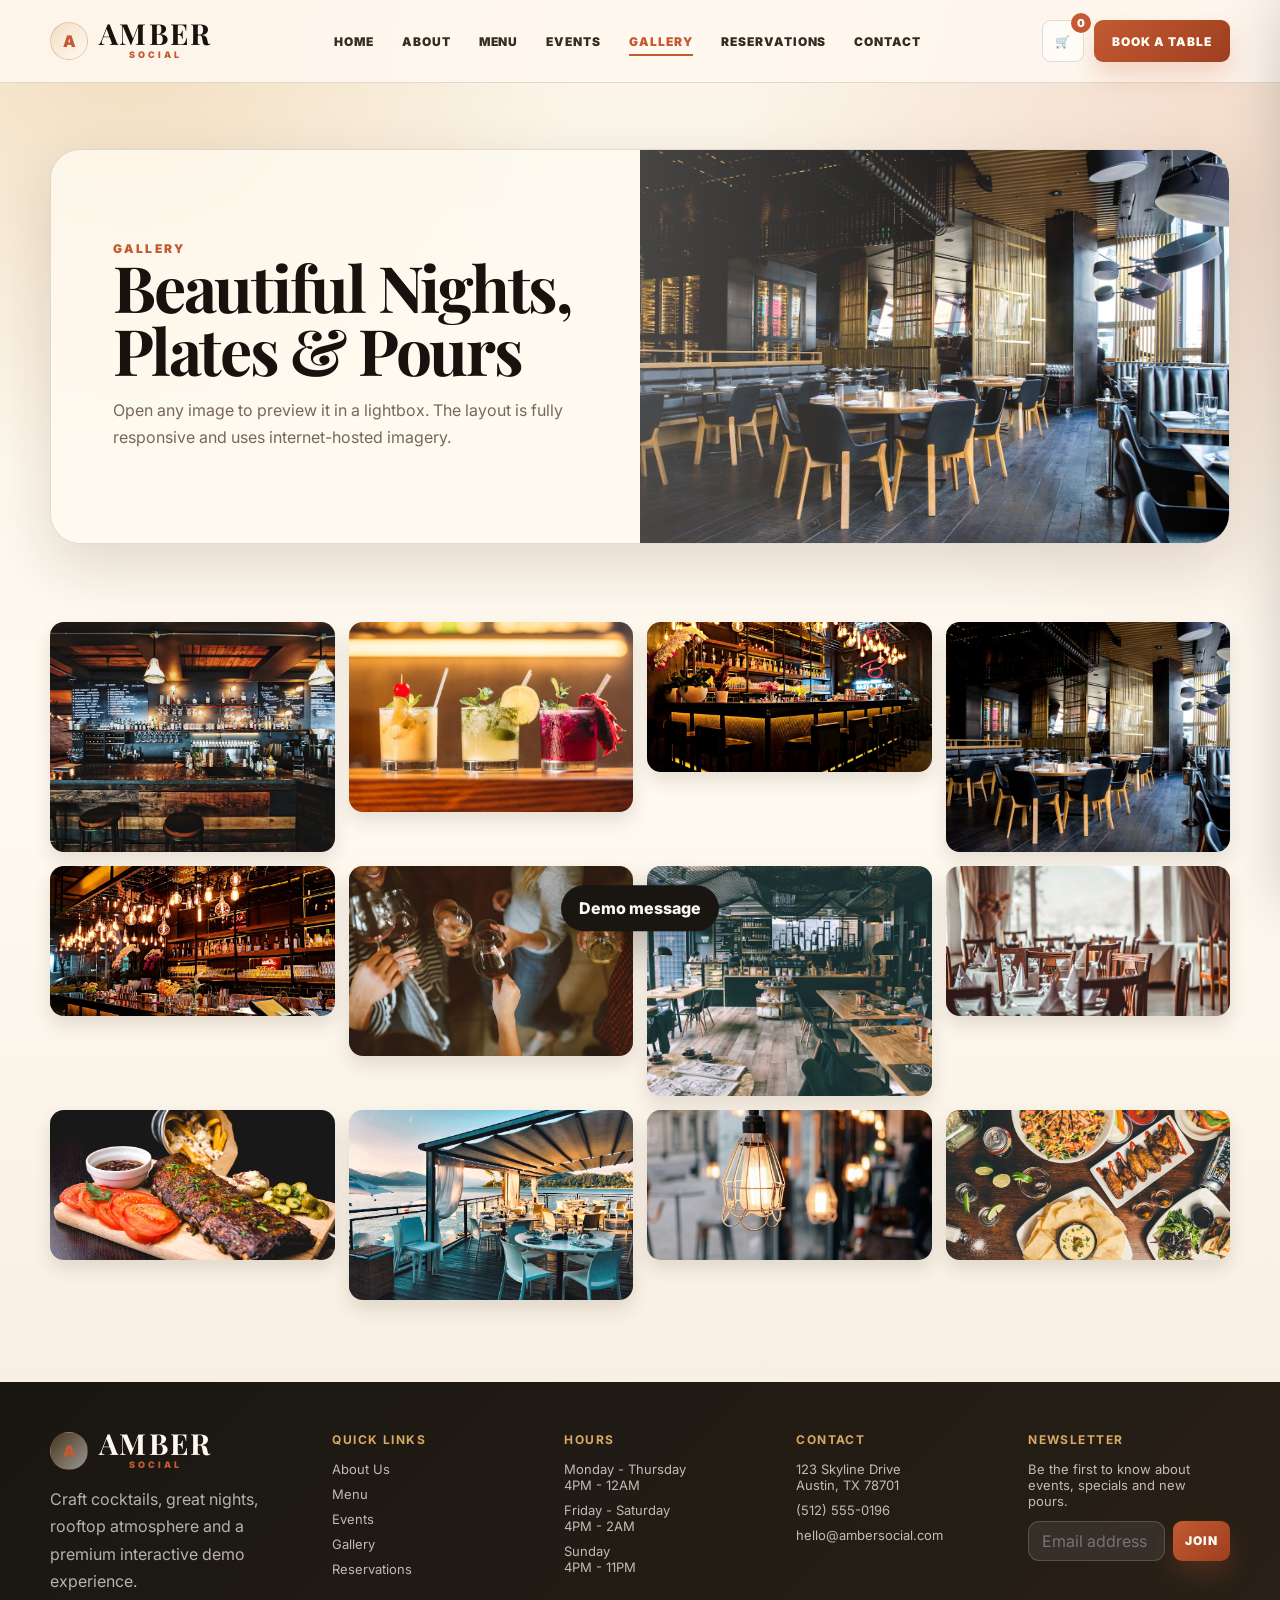
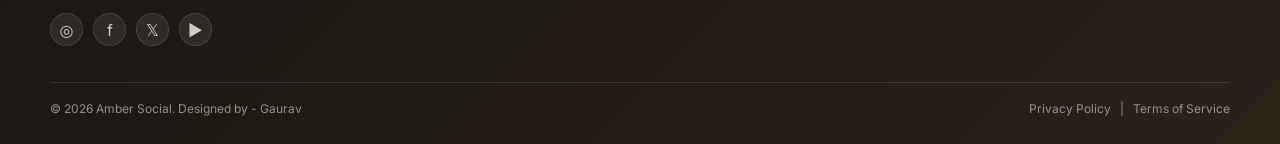
<file: gallery.html>
<!DOCTYPE html>
<html lang="en">
<head>
  <meta charset="UTF-8">
  <meta name="viewport" content="width=device-width, initial-scale=1.0">
  <title>Gallery | Amber Social</title>
  <meta name="description" content="Amber Social is a premium rooftop bar and cocktail lounge demo website with interactive menu, cart, reservations and events.">
  <link rel="stylesheet" href="styles.css">
  <script defer src="app.js"></script>
</head>
<body data-page="gallery">
  <header class="site-header">
    <div class="container nav-wrap">
      <a class="brand" href="index.html" aria-label="Amber Social Home">
        <span class="brand-mark">A</span>
        <span class="brand-text"><strong>AMBER</strong><span>SOCIAL</span></span>
      </a>
      <nav class="primary-nav" aria-label="Primary navigation">
        <a href="index.html" data-nav="home">Home</a>
<a href="about.html" data-nav="about">About</a>
<a href="menu.html" data-nav="menu">Menu</a>
<a href="events.html" data-nav="events">Events</a>
<a href="gallery.html" data-nav="gallery">Gallery</a>
<a href="reservations.html" data-nav="reservations">Reservations</a>
<a href="contact.html" data-nav="contact">Contact</a>
      </nav>
      <div class="header-actions">
        <button class="icon-btn open-cart" aria-label="Open cart">🛒<span class="cart-count">0</span></button>
        <a class="btn btn-primary book-top" href="reservations.html">Book a Table</a>
        <button class="icon-btn menu-toggle" id="menuToggle" aria-label="Open menu">☰</button>
      </div>
    </div>
    <div class="mobile-panel" id="mobilePanel"><a href="index.html" data-nav="home">Home</a>
<a href="about.html" data-nav="about">About</a>
<a href="menu.html" data-nav="menu">Menu</a>
<a href="events.html" data-nav="events">Events</a>
<a href="gallery.html" data-nav="gallery">Gallery</a>
<a href="reservations.html" data-nav="reservations">Reservations</a>
<a href="contact.html" data-nav="contact">Contact</a></div>
  </header>

  <section class="page-hero">
    <div class="container page-hero-card">
      <div class="page-hero-copy">
        <span class="eyebrow">Gallery</span>
        <h1>Beautiful Nights, Plates & Pours</h1>
        <p>Open any image to preview it in a lightbox. The layout is fully responsive and uses internet-hosted imagery.</p>
      </div>
      <div class="page-hero-image"><img src="images/imm3.jfif" alt="Beautiful Nights, Plates & Pours"></div>
    </div>
  </section>
  <main>
    <section class="section compact">
      <div class="container gallery-grid galleryStrip"></div>
    </section>
  </main>

  <footer class="site-footer">
    <div class="container footer-grid">
      <div class="footer-brand">
        <a class="brand" href="index.html">
          <span class="brand-mark">A</span>
          <span class="brand-text"><strong>AMBER</strong><span>SOCIAL</span></span>
        </a>
        <p>Craft cocktails, great nights, rooftop atmosphere and a premium interactive demo experience.</p>
        <div class="socials"><a href="#">◎</a><a href="#">f</a><a href="#">𝕏</a><a href="#">▶</a></div>
      </div>
      <div class="footer-col">
        <h5>Quick Links</h5>
        <a href="about.html">About Us</a><a href="menu.html">Menu</a><a href="events.html">Events</a><a href="gallery.html">Gallery</a><a href="reservations.html">Reservations</a>
      </div>
      <div class="footer-col">
        <h5>Hours</h5>
        <span>Monday - Thursday<br>4PM - 12AM</span><span>Friday - Saturday<br>4PM - 2AM</span><span>Sunday<br>4PM - 11PM</span>
      </div>
      <div class="footer-col">
        <h5>Contact</h5>
        <span>123 Skyline Drive<br>Austin, TX 78701</span><span>(512) 555-0196</span><span>hello@ambersocial.com</span>
      </div>
      <div class="footer-col">
        <h5>Newsletter</h5>
        <span>Be the first to know about events, specials and new pours.</span>
        <form class="newsletter-row" data-demo-form>
          <input class="input" type="email" placeholder="Email address" required>
          <button class="btn btn-primary" type="submit">Join</button>
        </form>
      </div>
    </div>
    <div class="container footer-bottom">
      <span>© 2026 Amber Social. Designed by - <a href="https://www.linkedin.com/in/gaurav-kumar-a945231b0/" target="_blank">Gaurav</a></span>
      <span>Privacy Policy &nbsp; | &nbsp; Terms of Service</span>
    </div>
  </footer>
  <nav class="mobile-bottom-nav" aria-label="Mobile quick navigation">
    <a href="index.html" data-nav="home"><i>⌂</i><span>Home</span></a>
    <a href="menu.html" data-nav="menu"><i>☰</i><span>Menu</span></a>
    <a href="reservations.html" data-nav="reservations"><i>☑</i><span>Book</span></a>
    <button class="open-cart"><i>🛒</i><span>Cart</span><b class="cart-count">0</b></button>
  </nav>
  <div class="overlay close-layer" id="overlay"></div>
  <aside class="cart-drawer" id="cartDrawer" aria-label="Demo cart">
    <div class="cart-head"><h3>Your Cart</h3><button class="icon-btn close-layer">×</button></div>
    <div class="cart-items" id="drawerCartItems"></div>
    <div class="cart-summary">
      <div id="drawerCartSummary"></div>
      <button class="btn btn-primary" id="drawerCheckout">Checkout Demo</button>
      <a class="btn btn-light" href="cart.html">Review Order</a>
    </div>
  </aside>
  <div class="modal" id="quickModal" role="dialog" aria-modal="true">
    <div class="modal-card">
      <div class="modal-head"><h3>Quick View</h3><button class="icon-btn close-layer">×</button></div>
      <div class="modal-body" id="quickModalBody"></div>
    </div>
  </div>
  <div class="modal" id="galleryModal" role="dialog" aria-modal="true">
    <div class="modal-card">
      <div class="modal-head"><h3>Gallery Preview</h3><button class="icon-btn close-layer">×</button></div>
      <div class="modal-body" id="galleryModalBody"></div>
    </div>
  </div>
  <div class="toast" id="toast">Demo message</div>
</body>
</html>
</file>
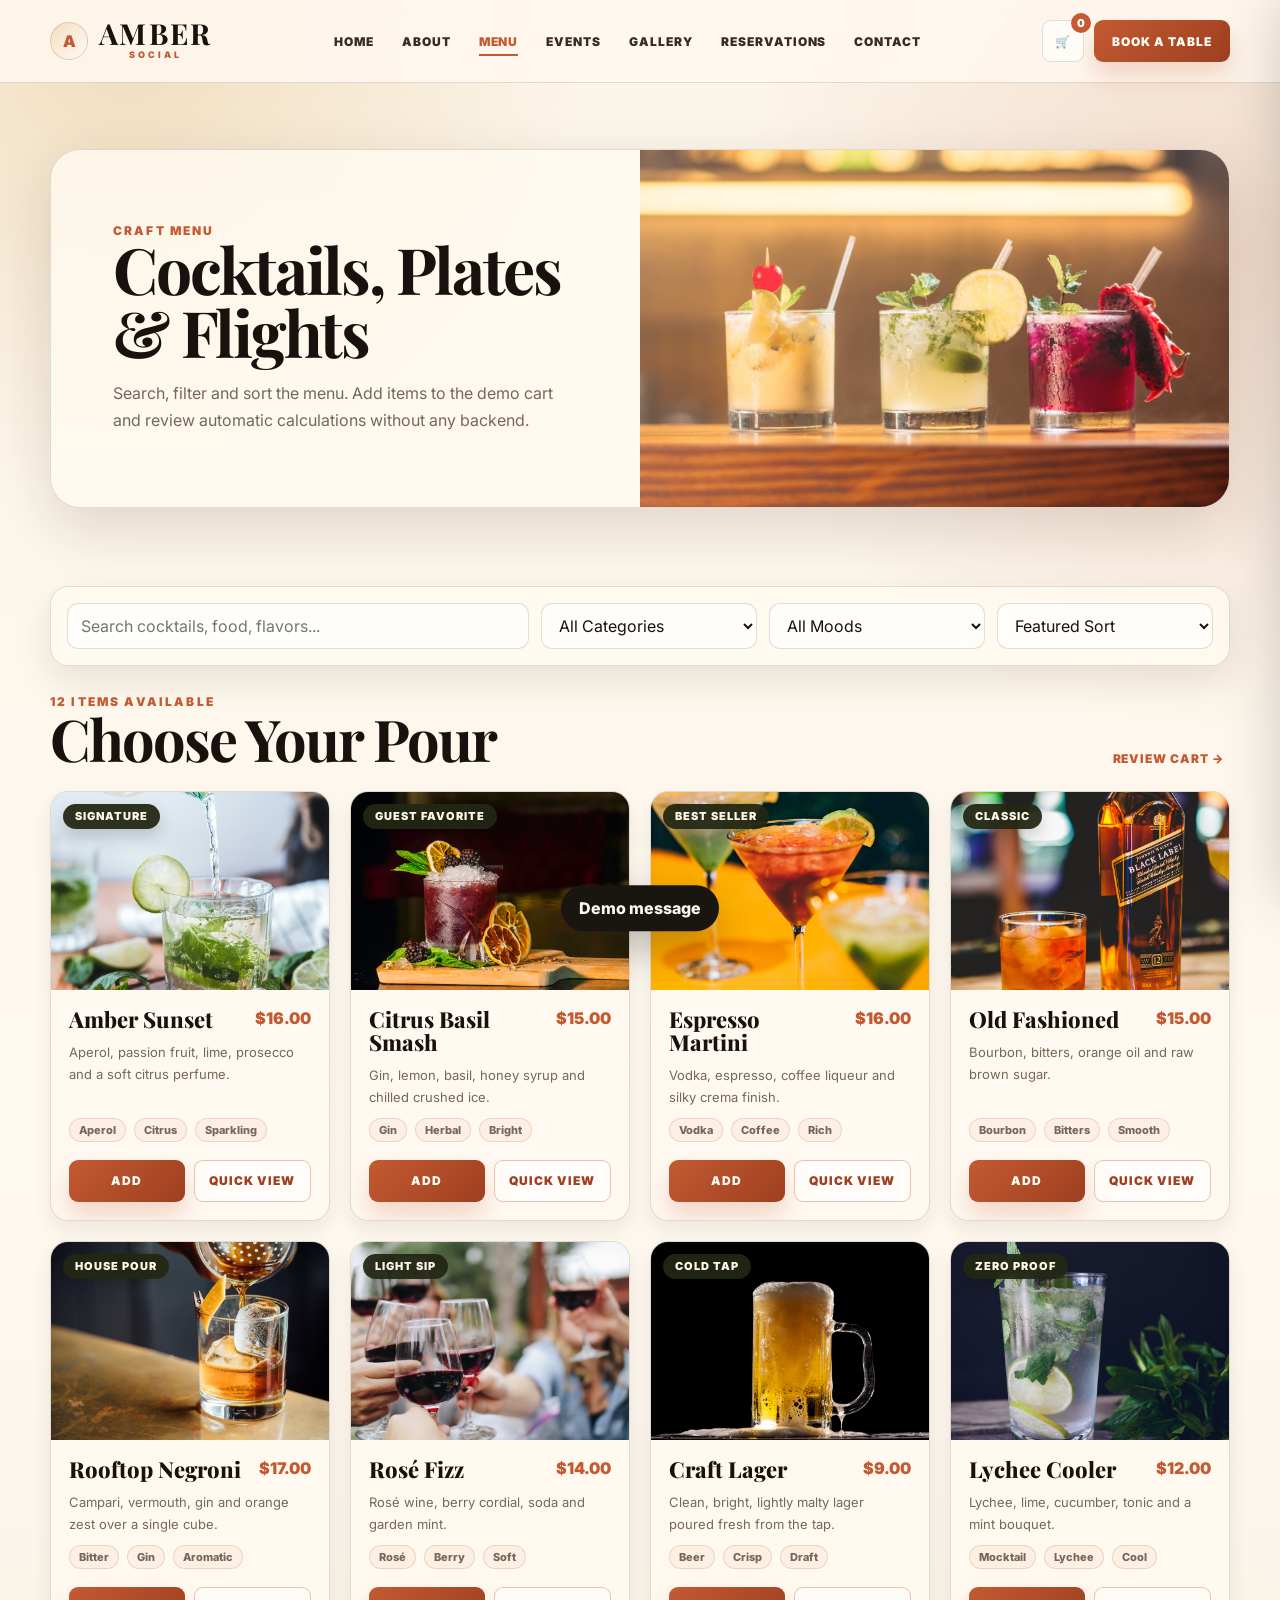
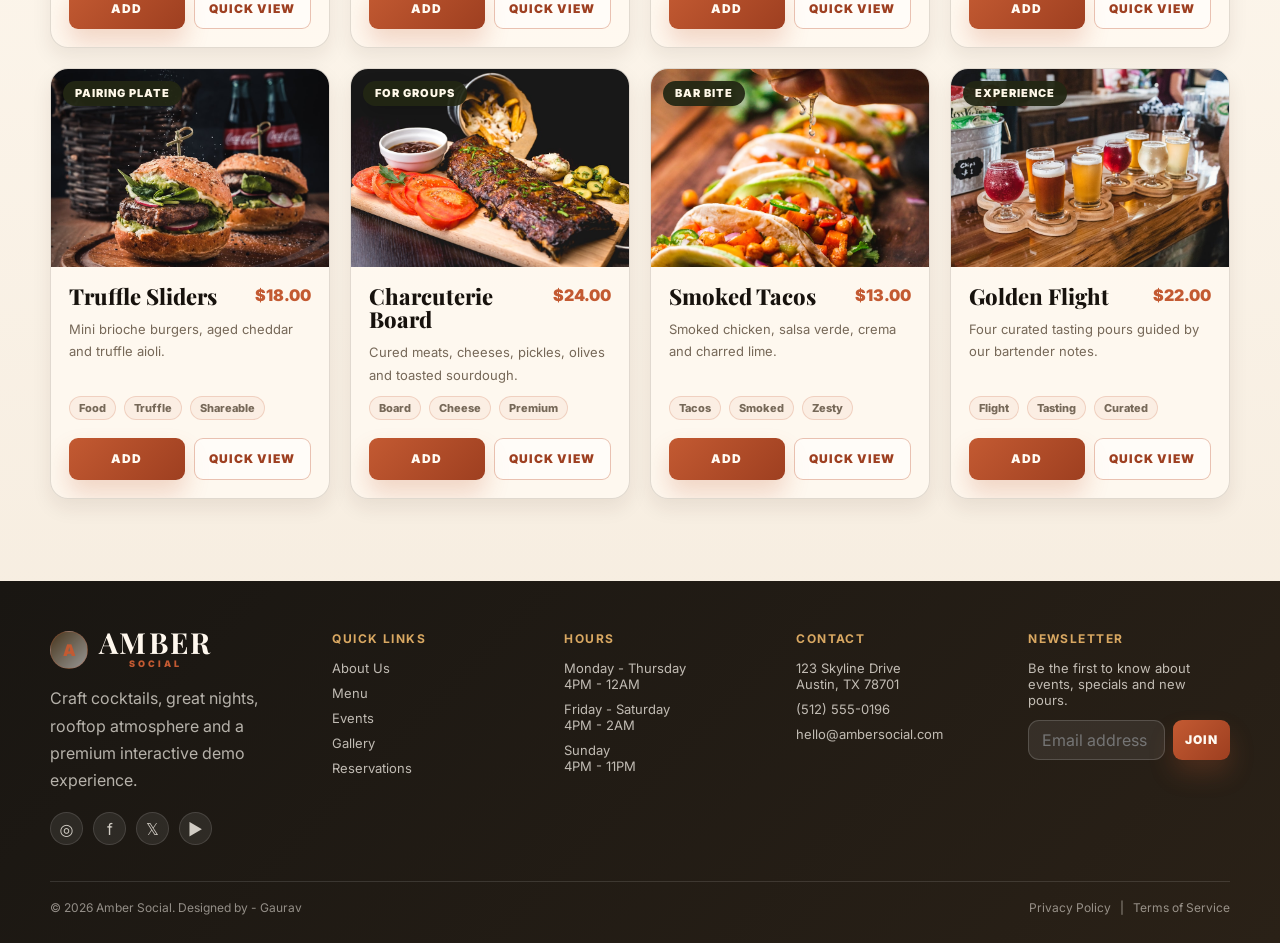
<file: menu.html>
<!DOCTYPE html>
<html lang="en">
<head>
  <meta charset="UTF-8">
  <meta name="viewport" content="width=device-width, initial-scale=1.0">
  <title>Interactive Cocktail Menu | Amber Social</title>
  <meta name="description" content="Amber Social is a premium rooftop bar and cocktail lounge demo website with interactive menu, cart, reservations and events.">
  <link rel="stylesheet" href="styles.css">
  <script defer src="app.js"></script>
</head>
<body data-page="menu">
  <header class="site-header">
    <div class="container nav-wrap">
      <a class="brand" href="index.html" aria-label="Amber Social Home">
        <span class="brand-mark">A</span>
        <span class="brand-text"><strong>AMBER</strong><span>SOCIAL</span></span>
      </a>
      <nav class="primary-nav" aria-label="Primary navigation">
        <a href="index.html" data-nav="home">Home</a>
<a href="about.html" data-nav="about">About</a>
<a href="menu.html" data-nav="menu">Menu</a>
<a href="events.html" data-nav="events">Events</a>
<a href="gallery.html" data-nav="gallery">Gallery</a>
<a href="reservations.html" data-nav="reservations">Reservations</a>
<a href="contact.html" data-nav="contact">Contact</a>
      </nav>
      <div class="header-actions">
        <button class="icon-btn open-cart" aria-label="Open cart">🛒<span class="cart-count">0</span></button>
        <a class="btn btn-primary book-top" href="reservations.html">Book a Table</a>
        <button class="icon-btn menu-toggle" id="menuToggle" aria-label="Open menu">☰</button>
      </div>
    </div>
    <div class="mobile-panel" id="mobilePanel"><a href="index.html" data-nav="home">Home</a>
<a href="about.html" data-nav="about">About</a>
<a href="menu.html" data-nav="menu">Menu</a>
<a href="events.html" data-nav="events">Events</a>
<a href="gallery.html" data-nav="gallery">Gallery</a>
<a href="reservations.html" data-nav="reservations">Reservations</a>
<a href="contact.html" data-nav="contact">Contact</a></div>
  </header>

  <section class="page-hero">
    <div class="container page-hero-card">
      <div class="page-hero-copy">
        <span class="eyebrow">Craft Menu</span>
        <h1>Cocktails, Plates & Flights</h1>
        <p>Search, filter and sort the menu. Add items to the demo cart and review automatic calculations without any backend.</p>
      </div>
      <div class="page-hero-image"><img src="images/imm5.jfif" alt="Cocktails, Plates & Flights"></div>
    </div>
  </section>
  <main>
    <section class="section compact">
      <div class="container">
        <div class="toolbar">
          <input class="input" id="menuSearch" type="search" placeholder="Search cocktails, food, flavors...">
          <select class="input" id="categoryFilter">
            <option value="all">All Categories</option><option value="cocktails">Cocktails</option><option value="whiskey">Whiskey</option><option value="sparkling">Sparkling</option><option value="beer">Beer</option><option value="mocktails">Mocktails</option><option value="food">Food</option><option value="flights">Flights</option>
          </select>
          <select class="input" id="moodFilter">
            <option value="all">All Moods</option><option value="fresh">Fresh</option><option value="bold">Bold</option><option value="bitter">Bitter</option><option value="crisp">Crisp</option><option value="savory">Savory</option><option value="discovery">Discovery</option>
          </select>
          <select class="input" id="sortFilter">
            <option value="featured">Featured Sort</option><option value="price-low">Price: Low to High</option><option value="price-high">Price: High to Low</option><option value="name">Name A-Z</option>
          </select>
        </div>
        <div class="section-head"><div><span class="eyebrow" id="menuCount">Menu loaded</span><h2>Choose Your Pour</h2></div><button class="text-link open-cart">Review Cart →</button></div>
        <div class="product-grid" id="menuGrid"></div>
      </div>
    </section>
  </main>

  <footer class="site-footer">
    <div class="container footer-grid">
      <div class="footer-brand">
        <a class="brand" href="index.html">
          <span class="brand-mark">A</span>
          <span class="brand-text"><strong>AMBER</strong><span>SOCIAL</span></span>
        </a>
        <p>Craft cocktails, great nights, rooftop atmosphere and a premium interactive demo experience.</p>
        <div class="socials"><a href="#">◎</a><a href="#">f</a><a href="#">𝕏</a><a href="#">▶</a></div>
      </div>
      <div class="footer-col">
        <h5>Quick Links</h5>
        <a href="about.html">About Us</a><a href="menu.html">Menu</a><a href="events.html">Events</a><a href="gallery.html">Gallery</a><a href="reservations.html">Reservations</a>
      </div>
      <div class="footer-col">
        <h5>Hours</h5>
        <span>Monday - Thursday<br>4PM - 12AM</span><span>Friday - Saturday<br>4PM - 2AM</span><span>Sunday<br>4PM - 11PM</span>
      </div>
      <div class="footer-col">
        <h5>Contact</h5>
        <span>123 Skyline Drive<br>Austin, TX 78701</span><span>(512) 555-0196</span><span>hello@ambersocial.com</span>
      </div>
      <div class="footer-col">
        <h5>Newsletter</h5>
        <span>Be the first to know about events, specials and new pours.</span>
        <form class="newsletter-row" data-demo-form>
          <input class="input" type="email" placeholder="Email address" required>
          <button class="btn btn-primary" type="submit">Join</button>
        </form>
      </div>
    </div>
    <div class="container footer-bottom">
      <span>© 2026 Amber Social. Designed by - <a href="https://www.linkedin.com/in/gaurav-kumar-a945231b0/" target="_blank">Gaurav</a></span>
      <span>Privacy Policy &nbsp; | &nbsp; Terms of Service</span>
    </div>
  </footer>
  <nav class="mobile-bottom-nav" aria-label="Mobile quick navigation">
    <a href="index.html" data-nav="home"><i>⌂</i><span>Home</span></a>
    <a href="menu.html" data-nav="menu"><i>☰</i><span>Menu</span></a>
    <a href="reservations.html" data-nav="reservations"><i>☑</i><span>Book</span></a>
    <button class="open-cart"><i>🛒</i><span>Cart</span><b class="cart-count">0</b></button>
  </nav>
  <div class="overlay close-layer" id="overlay"></div>
  <aside class="cart-drawer" id="cartDrawer" aria-label="Demo cart">
    <div class="cart-head"><h3>Your Cart</h3><button class="icon-btn close-layer">×</button></div>
    <div class="cart-items" id="drawerCartItems"></div>
    <div class="cart-summary">
      <div id="drawerCartSummary"></div>
      <button class="btn btn-primary" id="drawerCheckout">Checkout Demo</button>
      <a class="btn btn-light" href="cart.html">Review Order</a>
    </div>
  </aside>
  <div class="modal" id="quickModal" role="dialog" aria-modal="true">
    <div class="modal-card">
      <div class="modal-head"><h3>Quick View</h3><button class="icon-btn close-layer">×</button></div>
      <div class="modal-body" id="quickModalBody"></div>
    </div>
  </div>
  <div class="modal" id="galleryModal" role="dialog" aria-modal="true">
    <div class="modal-card">
      <div class="modal-head"><h3>Gallery Preview</h3><button class="icon-btn close-layer">×</button></div>
      <div class="modal-body" id="galleryModalBody"></div>
    </div>
  </div>
  <div class="toast" id="toast">Demo message</div>
</body>
</html>
</file>
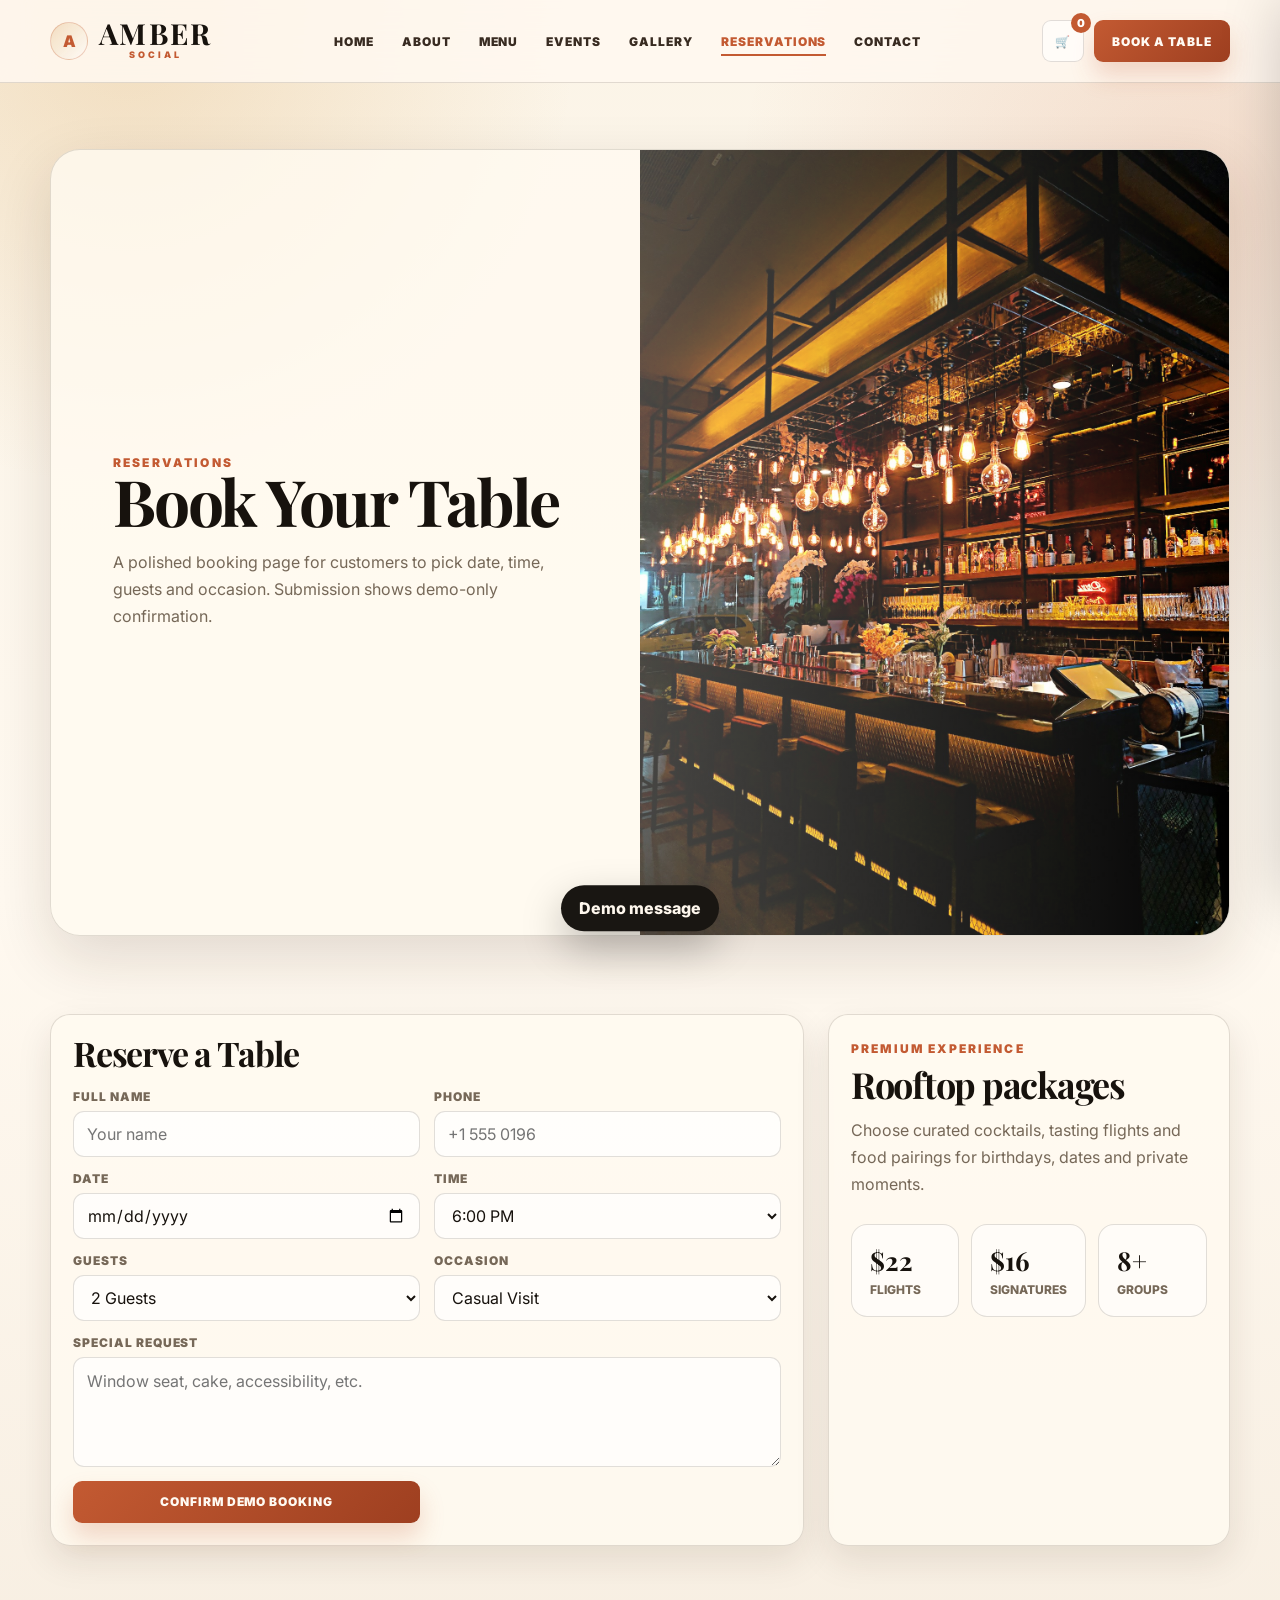
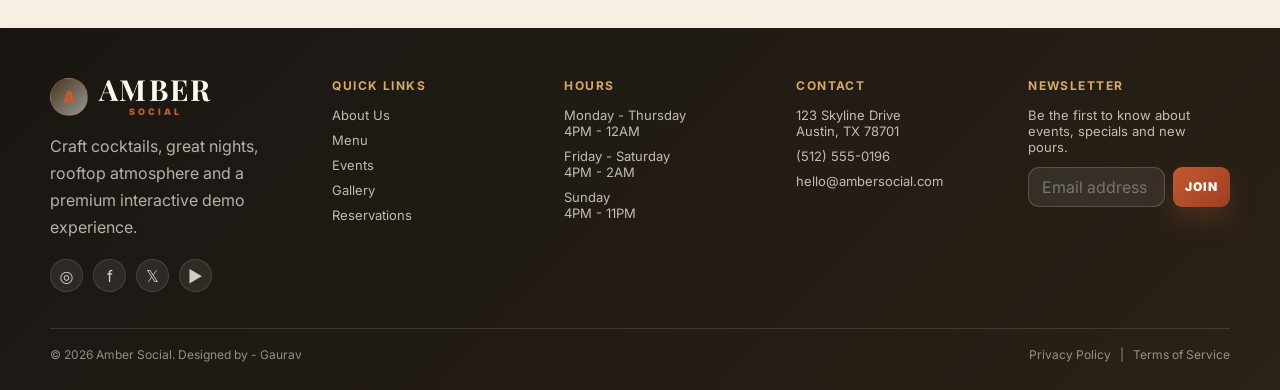
<file: reservations.html>
<!DOCTYPE html>
<html lang="en">
<head>
  <meta charset="UTF-8">
  <meta name="viewport" content="width=device-width, initial-scale=1.0">
  <title>Reservations | Amber Social</title>
  <meta name="description" content="Amber Social is a premium rooftop bar and cocktail lounge demo website with interactive menu, cart, reservations and events.">
  <link rel="stylesheet" href="styles.css">
  <script defer src="app.js"></script>
</head>
<body data-page="reservations">
  <header class="site-header">
    <div class="container nav-wrap">
      <a class="brand" href="index.html" aria-label="Amber Social Home">
        <span class="brand-mark">A</span>
        <span class="brand-text"><strong>AMBER</strong><span>SOCIAL</span></span>
      </a>
      <nav class="primary-nav" aria-label="Primary navigation">
        <a href="index.html" data-nav="home">Home</a>
<a href="about.html" data-nav="about">About</a>
<a href="menu.html" data-nav="menu">Menu</a>
<a href="events.html" data-nav="events">Events</a>
<a href="gallery.html" data-nav="gallery">Gallery</a>
<a href="reservations.html" data-nav="reservations">Reservations</a>
<a href="contact.html" data-nav="contact">Contact</a>
      </nav>
      <div class="header-actions">
        <button class="icon-btn open-cart" aria-label="Open cart">🛒<span class="cart-count">0</span></button>
        <a class="btn btn-primary book-top" href="reservations.html">Book a Table</a>
        <button class="icon-btn menu-toggle" id="menuToggle" aria-label="Open menu">☰</button>
      </div>
    </div>
    <div class="mobile-panel" id="mobilePanel"><a href="index.html" data-nav="home">Home</a>
<a href="about.html" data-nav="about">About</a>
<a href="menu.html" data-nav="menu">Menu</a>
<a href="events.html" data-nav="events">Events</a>
<a href="gallery.html" data-nav="gallery">Gallery</a>
<a href="reservations.html" data-nav="reservations">Reservations</a>
<a href="contact.html" data-nav="contact">Contact</a></div>
  </header>

  <section class="page-hero">
    <div class="container page-hero-card">
      <div class="page-hero-copy">
        <span class="eyebrow">Reservations</span>
        <h1>Book Your Table</h1>
        <p>A polished booking page for customers to pick date, time, guests and occasion. Submission shows demo-only confirmation.</p>
      </div>
      <div class="page-hero-image"><img src="images/imm6.jfif" alt="Book Your Table"></div>
    </div>
  </section>
  <main>
    <section class="section compact">
      <div class="container split-grid">
        <div class="reserve-card">
          <h3>Reserve a Table</h3>
          <form class="form-grid" data-demo-form>
            <div class="form-field"><label>Full Name</label><input class="input" required placeholder="Your name"></div>
            <div class="form-field"><label>Phone</label><input class="input" required placeholder="+1 555 0196"></div>
            <div class="form-field"><label>Date</label><input class="input" type="date" required></div>
            <div class="form-field"><label>Time</label><select class="input" required><option>6:00 PM</option><option>7:30 PM</option><option>9:00 PM</option><option>10:30 PM</option></select></div>
            <div class="form-field"><label>Guests</label><select class="input" required><option>2 Guests</option><option>4 Guests</option><option>6 Guests</option><option>8+ Guests</option></select></div>
            <div class="form-field"><label>Occasion</label><select class="input"><option>Casual Visit</option><option>Date Night</option><option>Birthday</option><option>Corporate</option></select></div>
            <div class="form-field full"><label>Special Request</label><textarea class="input" placeholder="Window seat, cake, accessibility, etc."></textarea></div>
            <button class="btn btn-primary" type="submit">Confirm Demo Booking</button>
          </form>
        </div>
        <aside class="panel-card">
          <span class="eyebrow">Premium Experience</span>
          <h3 style="margin-top:10px">Rooftop packages</h3>
          <p style="margin-top:14px">Choose curated cocktails, tasting flights and food pairings for birthdays, dates and private moments.</p>
          <div class="stat-row"><div class="stat-box"><strong>$22</strong><span>Flights</span></div><div class="stat-box"><strong>$16</strong><span>Signatures</span></div><div class="stat-box"><strong>8+</strong><span>Groups</span></div></div>
        </aside>
      </div>
    </section>
  </main>

  <footer class="site-footer">
    <div class="container footer-grid">
      <div class="footer-brand">
        <a class="brand" href="index.html">
          <span class="brand-mark">A</span>
          <span class="brand-text"><strong>AMBER</strong><span>SOCIAL</span></span>
        </a>
        <p>Craft cocktails, great nights, rooftop atmosphere and a premium interactive demo experience.</p>
        <div class="socials"><a href="#">◎</a><a href="#">f</a><a href="#">𝕏</a><a href="#">▶</a></div>
      </div>
      <div class="footer-col">
        <h5>Quick Links</h5>
        <a href="about.html">About Us</a><a href="menu.html">Menu</a><a href="events.html">Events</a><a href="gallery.html">Gallery</a><a href="reservations.html">Reservations</a>
      </div>
      <div class="footer-col">
        <h5>Hours</h5>
        <span>Monday - Thursday<br>4PM - 12AM</span><span>Friday - Saturday<br>4PM - 2AM</span><span>Sunday<br>4PM - 11PM</span>
      </div>
      <div class="footer-col">
        <h5>Contact</h5>
        <span>123 Skyline Drive<br>Austin, TX 78701</span><span>(512) 555-0196</span><span>hello@ambersocial.com</span>
      </div>
      <div class="footer-col">
        <h5>Newsletter</h5>
        <span>Be the first to know about events, specials and new pours.</span>
        <form class="newsletter-row" data-demo-form>
          <input class="input" type="email" placeholder="Email address" required>
          <button class="btn btn-primary" type="submit">Join</button>
        </form>
      </div>
    </div>
    <div class="container footer-bottom">
      <span>© 2026 Amber Social. Designed by - <a href="https://www.linkedin.com/in/gaurav-kumar-a945231b0/" target="_blank">Gaurav</a></span>
      <span>Privacy Policy &nbsp; | &nbsp; Terms of Service</span>
    </div>
  </footer>
  <nav class="mobile-bottom-nav" aria-label="Mobile quick navigation">
    <a href="index.html" data-nav="home"><i>⌂</i><span>Home</span></a>
    <a href="menu.html" data-nav="menu"><i>☰</i><span>Menu</span></a>
    <a href="reservations.html" data-nav="reservations"><i>☑</i><span>Book</span></a>
    <button class="open-cart"><i>🛒</i><span>Cart</span><b class="cart-count">0</b></button>
  </nav>
  <div class="overlay close-layer" id="overlay"></div>
  <aside class="cart-drawer" id="cartDrawer" aria-label="Demo cart">
    <div class="cart-head"><h3>Your Cart</h3><button class="icon-btn close-layer">×</button></div>
    <div class="cart-items" id="drawerCartItems"></div>
    <div class="cart-summary">
      <div id="drawerCartSummary"></div>
      <button class="btn btn-primary" id="drawerCheckout">Checkout Demo</button>
      <a class="btn btn-light" href="cart.html">Review Order</a>
    </div>
  </aside>
  <div class="modal" id="quickModal" role="dialog" aria-modal="true">
    <div class="modal-card">
      <div class="modal-head"><h3>Quick View</h3><button class="icon-btn close-layer">×</button></div>
      <div class="modal-body" id="quickModalBody"></div>
    </div>
  </div>
  <div class="modal" id="galleryModal" role="dialog" aria-modal="true">
    <div class="modal-card">
      <div class="modal-head"><h3>Gallery Preview</h3><button class="icon-btn close-layer">×</button></div>
      <div class="modal-body" id="galleryModalBody"></div>
    </div>
  </div>
  <div class="toast" id="toast">Demo message</div>
</body>
</html>
</file>
<file: styles.css>
@import url('https://fonts.googleapis.com/css2?family=Inter:wght@400;500;600;700;800;900&family=Playfair+Display:wght@600;700;800&display=swap');

:root {
  --ink: #17120d;
  --ink-2: #30251d;
  --muted: #766858;
  --cream: #f8efe0;
  --cream-2: #fff8ec;
  --paper: #fffaf1;
  --line: rgba(42, 29, 18, 0.14);
  --terracotta: #c35a32;
  --terracotta-2: #9e3f20;
  --amber: #d99842;
  --gold: #c78934;
  --night: #191612;
  --night-2: #272017;
  --sage: #6e734e;
  --success: #2f7a47;
  --danger: #b33c27;
  --shadow: 0 22px 60px rgba(52, 31, 12, 0.14);
  --shadow-soft: 0 14px 35px rgba(52, 31, 12, 0.10);
  --radius: 24px;
  --radius-sm: 16px;
  --container: 1180px;
  --header-height: 82px;
}

* { box-sizing: border-box; }

html {
  scroll-behavior: smooth;
}

body {
  margin: 0;
  color: var(--ink);
  background:
    radial-gradient(circle at 10% 2%, rgba(211, 151, 66, .24), transparent 28rem),
    radial-gradient(circle at 95% 10%, rgba(198, 89, 50, .16), transparent 30rem),
    linear-gradient(180deg, #fbf4e7 0%, #fff9f0 45%, #f4eadc 100%);
  font-family: Inter, system-ui, -apple-system, BlinkMacSystemFont, "Segoe UI", sans-serif;
  overflow-x: hidden;
}

body.no-scroll { overflow: hidden; }

a { color: inherit; text-decoration: none; }

img { display: block; max-width: 100%; }

button, input, select, textarea { font: inherit; }

button { cursor: pointer; }

.container {
  width: min(var(--container), calc(100% - 32px));
  margin-inline: auto;
}

.section {
  padding: 64px 0;
}

.section.compact { padding: 42px 0; }

.eyebrow {
  color: var(--terracotta);
  font-size: 12px;
  letter-spacing: .18em;
  font-weight: 900;
  text-transform: uppercase;
}

h1, h2, h3, h4 {
  margin: 0;
  line-height: .98;
  font-family: "Playfair Display", Georgia, serif;
  color: var(--ink);
  letter-spacing: -.035em;
}

h1 { font-size: clamp(44px, 6.2vw, 88px); }
h2 { font-size: clamp(34px, 4.5vw, 62px); }
h3 { font-size: clamp(24px, 3vw, 36px); }
h4 { font-size: 22px; }

p { color: var(--muted); line-height: 1.7; margin: 0; }

.text-accent {
  color: var(--terracotta);
  font-style: italic;
}

.hide { display: none !important; }

/* Header */
.site-header {
  position: sticky;
  top: 0;
  z-index: 70;
  backdrop-filter: blur(18px);
  background: rgba(255, 249, 240, .86);
  border-bottom: 1px solid var(--line);
}

.nav-wrap {
  height: 82px;
  display: flex;
  align-items: center;
  justify-content: space-between;
  gap: 22px;
}

.brand {
  display: inline-flex;
  align-items: center;
  gap: 11px;
  min-width: 150px;
}

.brand-mark {
  width: 38px;
  height: 38px;
  border-radius: 50%;
  display: grid;
  place-items: center;
  border: 1px solid rgba(195, 90, 50, .28);
  background: linear-gradient(135deg, rgba(211, 151, 66, .25), rgba(255, 255, 255, .55));
  color: var(--terracotta);
  font-weight: 900;
}

.brand-text strong {
  display: block;
  font-family: "Playfair Display", Georgia, serif;
  font-size: 29px;
  line-height: .82;
  letter-spacing: .08em;
}

.brand-text span {
  display: block;
  margin-top: 4px;
  color: var(--terracotta);
  font-size: 9px;
  font-weight: 900;
  letter-spacing: .34em;
  text-align: center;
}

.primary-nav {
  display: flex;
  align-items: center;
  justify-content: center;
  gap: 28px;
  flex: 1;
}

.primary-nav a {
  position: relative;
  font-size: 12px;
  font-weight: 900;
  letter-spacing: .08em;
  text-transform: uppercase;
  color: #382b21;
  padding: 12px 0;
}

.primary-nav a::after {
  content: "";
  position: absolute;
  left: 0;
  right: 0;
  bottom: 5px;
  height: 2px;
  transform: scaleX(0);
  transform-origin: left;
  background: var(--terracotta);
  transition: transform .24s ease;
}

.primary-nav a:hover::after,
.primary-nav a.active::after { transform: scaleX(1); }
.primary-nav a.active { color: var(--terracotta); }

.header-actions {
  display: flex;
  align-items: center;
  gap: 10px;
}

.btn,
.icon-btn {
  border: 0;
  border-radius: 9px;
  min-height: 42px;
  padding: 0 18px;
  display: inline-flex;
  align-items: center;
  justify-content: center;
  gap: 9px;
  font-size: 12px;
  font-weight: 900;
  letter-spacing: .08em;
  text-transform: uppercase;
  transition: transform .2s ease, box-shadow .2s ease, background .2s ease, color .2s ease, border-color .2s ease;
}

.btn:hover,
.icon-btn:hover { transform: translateY(-2px); box-shadow: var(--shadow-soft); }

.btn-primary {
  color: #fffaf2;
  background: linear-gradient(135deg, var(--terracotta), var(--terracotta-2));
  box-shadow: 0 14px 25px rgba(195, 90, 50, .22);
}

.btn-outline {
  color: var(--terracotta-2);
  background: rgba(255, 255, 255, .55);
  border: 1px solid rgba(195, 90, 50, .36);
}

.btn-dark {
  color: #fff8ee;
  background: var(--night);
}

.btn-light {
  color: var(--ink);
  background: var(--paper);
  border: 1px solid var(--line);
}

.icon-btn {
  width: 42px;
  padding: 0;
  background: rgba(255, 255, 255, .64);
  border: 1px solid var(--line);
  color: var(--ink);
  position: relative;
}

.cart-count {
  position: absolute;
  top: -8px;
  right: -8px;
  min-width: 20px;
  height: 20px;
  padding: 0 5px;
  border-radius: 999px;
  display: grid;
  place-items: center;
  background: var(--terracotta);
  color: #fff;
  font-size: 11px;
  font-weight: 900;
}

.menu-toggle { display: none; }

/* Hero */
.hero {
  padding: 24px 0 32px;
}

.hero-card {
  min-height: clamp(500px, calc(100svh - 150px), 620px);
  max-height: none;
  display: grid;
  grid-template-columns: .98fr 1.12fr;
  overflow: hidden;
  border-radius: 34px;
  border: 1px solid var(--line);
  background: rgba(255, 250, 241, .72);
  box-shadow: var(--shadow);
}

.hero-copy {
  padding: clamp(32px, 4vw, 58px) clamp(26px, 4.2vw, 62px);
  display: flex;
  flex-direction: column;
  justify-content: center;
  background:
    linear-gradient(90deg, rgba(255, 250, 241, .97), rgba(255, 250, 241, .86)),
    radial-gradient(circle at 7% 18%, rgba(211, 151, 66, .18), transparent 20rem);
}

.hero-copy .eyebrow { margin-bottom: 14px; }

.hero-copy h1 {
  font-size: clamp(52px, 6.4vw, 90px);
  line-height: .93;
}

.hero-copy p {
  max-width: 540px;
  font-size: 17px;
  margin-top: 18px;
}

.hero-actions {
  display: flex;
  flex-wrap: wrap;
  gap: 14px;
  margin-top: 26px;
}

.hero-meta {
  display: grid;
  grid-template-columns: repeat(3, 1fr);
  gap: 14px;
  margin-top: 28px;
  padding-top: 22px;
  border-top: 1px solid var(--line);
}

.hero-meta strong {
  display: block;
  color: var(--ink);
  font-size: 20px;
  font-family: "Playfair Display", Georgia, serif;
}

.hero-meta span {
  color: var(--muted);
  font-size: 12px;
  font-weight: 800;
  text-transform: uppercase;
  letter-spacing: .08em;
}

.hero-visual {
  min-height: 380px;
  position: relative;
  overflow: hidden;
}

.hero-visual::after {
  content: "";
  position: absolute;
  inset: 0;
  background: linear-gradient(90deg, rgba(255, 250, 241, .34), transparent 36%, rgba(0,0,0,.08));
  pointer-events: none;
}

.hero-visual img {
  width: 100%;
  height: 100%;
  object-fit: cover;
  filter: saturate(1.04) contrast(1.03);
}

.floating-reserve {
  position: absolute;
  right: 24px;
  bottom: 24px;
  width: min(330px, calc(100% - 48px));
  border-radius: 22px;
  background: rgba(255, 250, 241, .88);
  border: 1px solid rgba(255, 255, 255, .58);
  backdrop-filter: blur(16px);
  padding: 18px;
  box-shadow: 0 20px 50px rgba(0,0,0,.22);
}

.floating-reserve strong {
  display: block;
  font-family: "Playfair Display", Georgia, serif;
  font-size: 24px;
}

.floating-reserve span { color: var(--muted); font-size: 13px; }

/* Feature Strip */
.feature-strip {
  border-block: 1px solid var(--line);
  background: rgba(255, 250, 241, .54);
}

.feature-grid {
  display: grid;
  grid-template-columns: repeat(4, 1fr);
}

.feature-item {
  display: flex;
  gap: 15px;
  align-items: center;
  min-height: 92px;
  padding: 22px 26px;
  border-right: 1px solid var(--line);
}

.feature-item:last-child { border-right: 0; }

.feature-icon {
  width: 45px;
  height: 45px;
  flex: 0 0 auto;
  display: grid;
  place-items: center;
  border-radius: 50%;
  background: rgba(195, 90, 50, .10);
  color: var(--terracotta);
  font-size: 24px;
}

.feature-item strong {
  display: block;
  font-size: 12px;
  letter-spacing: .12em;
  text-transform: uppercase;
  color: var(--ink);
}

.feature-item span { color: var(--muted); font-size: 13px; }

/* Common section heads */
.section-head {
  display: flex;
  justify-content: space-between;
  align-items: end;
  gap: 24px;
  margin-bottom: 24px;
}

.section-head p { max-width: 590px; margin-top: 10px; }

.text-link {
  border: 0;
  background: transparent;
  color: var(--terracotta);
  font-size: 12px;
  font-weight: 900;
  letter-spacing: .08em;
  text-transform: uppercase;
  display: inline-flex;
  align-items: center;
  gap: 8px;
}

.text-link:hover { color: var(--terracotta-2); }

/* Product cards */
.product-grid {
  display: grid;
  grid-template-columns: repeat(4, 1fr);
  gap: 20px;
}

.product-card {
  position: relative;
  display: flex;
  flex-direction: column;
  overflow: hidden;
  border: 1px solid var(--line);
  border-radius: 18px;
  background: rgba(255, 250, 241, .84);
  box-shadow: 0 9px 20px rgba(52, 31, 12, .08);
  transition: transform .22s ease, box-shadow .22s ease, border-color .22s ease;
}

.product-card:hover {
  transform: translateY(-6px);
  box-shadow: 0 20px 45px rgba(52, 31, 12, .16);
  border-color: rgba(195, 90, 50, .36);
}

.product-card .card-media {
  height: 198px;
  position: relative;
  overflow: hidden;
  background: #f0e2d0;
}

.product-card .card-media img {
  width: 100%;
  height: 100%;
  object-fit: cover;
  transition: transform .55s ease;
}

.product-card:hover .card-media img { transform: scale(1.07); }

.product-badge {
  position: absolute;
  top: 12px;
  left: 12px;
  z-index: 2;
  max-width: calc(100% - 24px);
  border-radius: 999px;
  background: rgba(34, 39, 20, .94);
  color: #fff8e9;
  padding: 7px 12px;
  font-size: 11px;
  font-weight: 900;
  letter-spacing: .09em;
  text-transform: uppercase;
  line-height: 1;
  white-space: nowrap;
  box-shadow: 0 8px 18px rgba(0,0,0,.18);
}

.product-content {
  padding: 18px;
  display: flex;
  flex-direction: column;
  gap: 10px;
  flex: 1;
}

.product-top {
  display: flex;
  justify-content: space-between;
  gap: 12px;
  align-items: flex-start;
}

.product-title {
  font-family: "Playfair Display", Georgia, serif;
  font-size: 22px;
  line-height: 1.05;
  color: var(--ink);
  font-weight: 800;
}

.product-price {
  color: var(--terracotta);
  font-weight: 900;
  white-space: nowrap;
}

.product-desc { font-size: 13px; }

.product-tags {
  display: flex;
  flex-wrap: wrap;
  gap: 8px;
  margin-top: auto;
}

.pill {
  display: inline-flex;
  align-items: center;
  min-height: 24px;
  padding: 0 9px;
  border-radius: 999px;
  border: 1px solid rgba(195, 90, 50, .2);
  background: rgba(195, 90, 50, .06);
  color: var(--muted);
  font-size: 11px;
  font-weight: 800;
}

.product-actions {
  display: flex;
  gap: 9px;
  margin-top: 8px;
}

.product-actions .btn { flex: 1; padding-inline: 12px; }

/* Events */
.split-grid {
  display: grid;
  grid-template-columns: 1.5fr .8fr;
  gap: 24px;
  align-items: stretch;
}

.event-grid {
  display: grid;
  grid-template-columns: repeat(3, 1fr);
  gap: 18px;
}

.event-card {
  min-height: 245px;
  border-radius: 17px;
  overflow: hidden;
  position: relative;
  display: flex;
  align-items: flex-end;
  isolation: isolate;
  box-shadow: var(--shadow-soft);
  border: 1px solid rgba(255,255,255,.36);
}

.event-card img {
  position: absolute;
  inset: 0;
  width: 100%;
  height: 100%;
  object-fit: cover;
  z-index: -2;
  transition: transform .5s ease;
}

.event-card::after {
  content: "";
  position: absolute;
  inset: 0;
  background: linear-gradient(180deg, transparent 20%, rgba(0,0,0,.84));
  z-index: -1;
}

.event-card:hover img { transform: scale(1.08); }

.event-body { padding: 18px; color: white; width: 100%; }
.event-date { color: #ffe0a9; font-size: 11px; font-weight: 900; text-transform: uppercase; letter-spacing: .08em; }
.event-body h4 { color: white; margin: 6px 0; }
.event-body p { color: rgba(255,255,255,.74); font-size: 13px; }
.event-body .text-link { color: #ffe0a9; padding: 0; margin-top: 12px; }

.reserve-card,
.panel-card {
  border-radius: 20px;
  border: 1px solid var(--line);
  background: rgba(255, 250, 241, .82);
  padding: 22px;
  box-shadow: var(--shadow-soft);
}

.reserve-card h3 { font-size: 34px; margin-bottom: 18px; }

.form-grid {
  display: grid;
  grid-template-columns: repeat(2, 1fr);
  gap: 14px;
}

.form-grid.one { grid-template-columns: 1fr; }

.form-field { display: flex; flex-direction: column; gap: 7px; }
.form-field.full { grid-column: 1 / -1; }
.form-field label {
  color: var(--muted);
  font-size: 12px;
  font-weight: 900;
  text-transform: uppercase;
  letter-spacing: .08em;
}

.input,
select.input,
textarea.input {
  width: 100%;
  min-height: 46px;
  border-radius: 11px;
  border: 1px solid var(--line);
  background: rgba(255,255,255,.7);
  color: var(--ink);
  padding: 0 13px;
  outline: none;
  transition: border-color .2s ease, box-shadow .2s ease, background .2s ease;
}

textarea.input { min-height: 110px; padding-top: 13px; resize: vertical; }

.input:focus {
  border-color: rgba(195, 90, 50, .55);
  box-shadow: 0 0 0 4px rgba(195, 90, 50, .10);
  background: #fff;
}

.form-note { display: flex; align-items: center; gap: 8px; color: var(--muted); font-size: 12px; margin-top: 12px; }

/* Gallery */
.gallery-strip,
.gallery-grid {
  display: grid;
  gap: 14px;
}

.gallery-strip { grid-template-columns: repeat(5, 1fr); }
.gallery-grid { grid-template-columns: repeat(4, 1fr); }

.gallery-item {
  height: 150px;
  border: 0;
  padding: 0;
  border-radius: 14px;
  overflow: hidden;
  position: relative;
  box-shadow: 0 9px 18px rgba(52, 31, 12, .12);
  background: #eedcc9;
}

.gallery-grid .gallery-item:nth-child(3n + 1) { height: 230px; }
.gallery-grid .gallery-item:nth-child(4n + 2) { height: 190px; }

.gallery-item img {
  width: 100%;
  height: 100%;
  object-fit: cover;
  transition: transform .45s ease, filter .2s ease;
}

.gallery-item:hover img { transform: scale(1.08); filter: brightness(.85); }

/* Page hero */
.page-hero {
  padding: 66px 0 36px;
}

.page-hero-card {
  min-height: 330px;
  border-radius: 30px;
  overflow: hidden;
  border: 1px solid var(--line);
  box-shadow: var(--shadow);
  display: grid;
  grid-template-columns: 1fr 1fr;
  background: rgba(255,250,241,.8);
}

.page-hero-copy { padding: clamp(32px, 5vw, 62px); display: flex; flex-direction: column; justify-content: center; }
.page-hero-copy h1 { font-size: clamp(40px, 5vw, 70px); }
.page-hero-copy p { margin-top: 16px; max-width: 610px; }
.page-hero-image { position: relative; min-height: 300px; overflow: hidden; }
.page-hero-image img { width: 100%; height: 100%; object-fit: cover; }
.page-hero-image::after { content: ""; position: absolute; inset: 0; background: linear-gradient(90deg, rgba(255,250,241,.28), transparent); }

/* Toolbar and tabs */
.toolbar {
  display: grid;
  grid-template-columns: 1.5fr repeat(3, minmax(150px, .7fr));
  gap: 12px;
  padding: 16px;
  border-radius: 18px;
  border: 1px solid var(--line);
  background: rgba(255, 250, 241, .8);
  box-shadow: var(--shadow-soft);
  margin-bottom: 24px;
}

.tabs {
  display: flex;
  gap: 10px;
  flex-wrap: wrap;
  margin-bottom: 24px;
}

.tab-btn {
  min-height: 40px;
  padding: 0 16px;
  border-radius: 999px;
  border: 1px solid var(--line);
  background: rgba(255,255,255,.58);
  color: var(--muted);
  font-size: 12px;
  font-weight: 900;
  text-transform: uppercase;
  letter-spacing: .08em;
}

.tab-btn.active,
.tab-btn:hover {
  background: var(--night);
  color: #fff8ee;
  border-color: var(--night);
}

/* Testimonials */
.testimonial-shell {
  position: relative;
  border-radius: 28px;
  border: 1px solid var(--line);
  background: rgba(255, 250, 241, .76);
  padding: 36px 74px;
  box-shadow: var(--shadow-soft);
  overflow: hidden;
}

.testimonial-track {
  display: grid;
  grid-template-columns: repeat(3, 1fr);
  gap: 18px;
}

.testimonial-card {
  border-radius: 18px;
  background: rgba(255,255,255,.65);
  border: 1px solid var(--line);
  padding: 22px;
  text-align: center;
}

.stars { color: var(--gold); letter-spacing: .2em; font-size: 15px; margin-bottom: 12px; }
.testimonial-card p { color: var(--ink-2); font-family: "Playfair Display", Georgia, serif; font-size: 18px; line-height: 1.45; }
.testimonial-card span { display: block; color: var(--muted); margin-top: 13px; font-weight: 800; font-size: 13px; }

.slider-arrow {
  position: absolute;
  top: 50%;
  transform: translateY(-50%);
  width: 42px;
  height: 42px;
  border-radius: 50%;
  border: 1px solid var(--line);
  background: rgba(255,255,255,.78);
  color: var(--ink);
  box-shadow: 0 10px 25px rgba(52,31,12,.12);
  z-index: 3;
}
.slider-arrow:hover { background: var(--night); color: #fff; }
.slider-arrow.prev { left: 18px; }
.slider-arrow.next { right: 18px; }

/* Story blocks */
.story-grid {
  display: grid;
  grid-template-columns: .9fr 1.1fr;
  gap: 32px;
  align-items: center;
}
.story-image {
  border-radius: 28px;
  overflow: hidden;
  box-shadow: var(--shadow);
  border: 1px solid var(--line);
}
.story-image img { width: 100%; height: 530px; object-fit: cover; }
.story-content p { margin-top: 18px; }
.stat-row { display: grid; grid-template-columns: repeat(3, 1fr); gap: 12px; margin-top: 26px; }
.stat-box { border-radius: 16px; padding: 18px; background: rgba(255,255,255,.56); border: 1px solid var(--line); }
.stat-box strong { display: block; font-size: 26px; font-family: "Playfair Display", Georgia, serif; }
.stat-box span { font-size: 12px; color: var(--muted); font-weight: 800; text-transform: uppercase; }

/* Footer */
.site-footer {
  color: rgba(255, 250, 241, .78);
  background: linear-gradient(135deg, var(--night), #2a2117);
  margin-top: 40px;
}

.footer-grid {
  display: grid;
  grid-template-columns: 1.25fr repeat(4, 1fr);
  gap: 30px;
  padding: 50px 0 36px;
}

.footer-brand .brand-text strong { color: #fff8ee; }
.footer-brand p { color: rgba(255, 250, 241, .68); margin-top: 16px; max-width: 260px; }
.socials { display: flex; gap: 10px; margin-top: 18px; }
.socials a { width: 33px; height: 33px; border-radius: 50%; display: grid; place-items: center; background: rgba(255,255,255,.08); border: 1px solid rgba(255,255,255,.12); }
.socials a:hover { background: var(--terracotta); }

.footer-col h5 {
  margin: 0 0 14px;
  color: #d9a862;
  font-size: 12px;
  letter-spacing: .12em;
  text-transform: uppercase;
}
.footer-col a, .footer-col span { display: block; margin: 9px 0; color: rgba(255,250,241,.72); font-size: 13px; }
.footer-col a:hover { color: #fff; }
.footer-bottom { border-top: 1px solid rgba(255,255,255,.12); padding: 18px 0 28px; display: flex; justify-content: space-between; gap: 20px; color: rgba(255,250,241,.52); font-size: 12px; }
.newsletter-row { display: flex; gap: 8px; margin-top: 12px; }
.newsletter-row .input { min-height: 40px; border-color: rgba(255,255,255,.16); background: rgba(255,255,255,.08); color: white; }
.newsletter-row .btn { min-height: 40px; padding-inline: 12px; }

/* Cart drawer */
.overlay {
  position: fixed;
  inset: 0;
  background: rgba(24, 19, 14, .48);
  backdrop-filter: blur(4px);
  opacity: 0;
  visibility: hidden;
  transition: .22s ease;
  z-index: 90;
}
.overlay.active { opacity: 1; visibility: visible; }

.cart-drawer {
  position: fixed;
  top: 0;
  right: 0;
  height: 100svh;
  width: min(460px, 100%);
  background: var(--paper);
  border-left: 1px solid var(--line);
  box-shadow: -20px 0 60px rgba(0,0,0,.2);
  transform: translateX(105%);
  transition: transform .28s ease;
  z-index: 100;
  display: flex;
  flex-direction: column;
}
.cart-drawer.active { transform: translateX(0); }
.cart-head { height: 78px; padding: 0 22px; display: flex; align-items: center; justify-content: space-between; border-bottom: 1px solid var(--line); }
.cart-head h3 { font-size: 30px; }
.cart-items { flex: 1; overflow: auto; padding: 18px; display: flex; flex-direction: column; gap: 14px; }
.cart-empty { padding: 30px; text-align: center; color: var(--muted); }
.cart-row { display: grid; grid-template-columns: 72px 1fr auto; gap: 12px; align-items: center; padding: 12px; border-radius: 15px; background: rgba(255,255,255,.66); border: 1px solid var(--line); }
.cart-row img { width: 72px; height: 72px; object-fit: cover; border-radius: 12px; }
.cart-row h5 { margin: 0; font-size: 15px; }
.cart-row span { color: var(--terracotta); font-weight: 900; }
.qty-controls { display: flex; align-items: center; gap: 8px; margin-top: 8px; }
.qty-controls button { width: 26px; height: 26px; border-radius: 50%; border: 1px solid var(--line); background: #fff; font-weight: 900; }
.remove-btn { border: 0; background: transparent; color: var(--danger); font-weight: 900; }
.cart-summary { border-top: 1px solid var(--line); padding: 18px; background: rgba(255,255,255,.42); }
.summary-line { display: flex; justify-content: space-between; margin: 9px 0; color: var(--muted); }
.summary-line strong { color: var(--ink); }
.summary-line.total { padding-top: 12px; border-top: 1px solid var(--line); font-size: 20px; color: var(--ink); }
.cart-summary .btn { width: 100%; margin-top: 12px; }

/* Cart page */
.cart-page-grid { display: grid; grid-template-columns: 1.4fr .72fr; gap: 24px; align-items: start; }
.cart-page-list { display: flex; flex-direction: column; gap: 14px; }
.promo-row { display: flex; gap: 10px; margin-top: 14px; }
.promo-row .input { flex: 1; }

/* Modals & toast */
.modal {
  position: fixed;
  inset: 0;
  display: grid;
  place-items: center;
  opacity: 0;
  visibility: hidden;
  z-index: 110;
  transition: .22s ease;
  padding: 18px;
}
.modal.active { opacity: 1; visibility: visible; }
.modal-card {
  width: min(760px, 100%);
  max-height: 90svh;
  overflow: auto;
  border-radius: 24px;
  background: var(--paper);
  box-shadow: var(--shadow);
  transform: translateY(18px) scale(.98);
  transition: .22s ease;
}
.modal.active .modal-card { transform: translateY(0) scale(1); }
.modal-head { padding: 18px 22px; border-bottom: 1px solid var(--line); display: flex; align-items: center; justify-content: space-between; }
.modal-body { padding: 22px; }
.quick-grid { display: grid; grid-template-columns: 1fr 1fr; gap: 22px; }
.quick-grid img { height: 340px; width: 100%; object-fit: cover; border-radius: 18px; }
.toast {
  position: fixed;
  left: 50%;
  bottom: 24px;
  transform: translateX(-50%) translateY(120%);
  background: var(--night);
  color: #fff8ee;
  border-radius: 999px;
  padding: 13px 18px;
  box-shadow: 0 16px 40px rgba(0,0,0,.26);
  z-index: 200;
  font-weight: 800;
  transition: transform .25s ease;
  text-align: center;
}
.toast.show { transform: translateX(-50%) translateY(0); }

/* Mobile */
.mobile-panel {
  display: none;
  position: fixed;
  top: calc(var(--header-height) + 10px);
  left: 16px;
  right: 16px;
  z-index: 68;
  opacity: 0;
  visibility: hidden;
  pointer-events: none;
  transform: translateY(-12px);
  transition: opacity .22s ease, transform .22s ease, visibility .22s ease;
  background: rgba(255, 249, 240, .98);
  border: 1px solid var(--line);
  border-radius: 20px;
  box-shadow: var(--shadow);
  padding: 10px;
  max-height: calc(100svh - var(--header-height) - 28px);
  overflow-y: auto;
}
.mobile-panel.active {
  opacity: 1;
  visibility: visible;
  pointer-events: auto;
  transform: translateY(0);
}
.mobile-panel a {
  display: block;
  border-radius: 14px;
  padding: 14px 16px;
  font-weight: 900;
  text-transform: uppercase;
  font-size: 12px;
  letter-spacing: .08em;
  border-bottom: 1px solid rgba(42, 29, 18, .08);
}
.mobile-panel a:last-child { border-bottom: 0; }
.mobile-panel a:hover,
.mobile-panel a.active { color: var(--terracotta); background: rgba(195, 90, 50, .08); }

.mobile-bottom-nav {
  position: fixed;
  display: none;
  left: 12px;
  right: 12px;
  bottom: 12px;
  z-index: 60;
  border-radius: 20px;
  background: rgba(25, 22, 18, .94);
  backdrop-filter: blur(14px);
  box-shadow: 0 18px 45px rgba(0,0,0,.28);
  border: 1px solid rgba(255,255,255,.12);
  grid-template-columns: repeat(4, 1fr);
  overflow: hidden;
}
.mobile-bottom-nav a,
.mobile-bottom-nav button {
  min-height: 60px;
  display: flex;
  flex-direction: column;
  align-items: center;
  justify-content: center;
  gap: 3px;
  color: rgba(255,250,241,.76);
  border: 0;
  background: transparent;
  font-size: 11px;
  font-weight: 800;
}
.mobile-bottom-nav a.active { color: #ffd58a; }
.mobile-bottom-nav i { font-size: 18px; font-style: normal; }

@media (min-width: 921px) {
  .mobile-panel,
  .mobile-panel.active {
    display: none !important;
    opacity: 0 !important;
    visibility: hidden !important;
    pointer-events: none !important;
    transform: translateY(-12px) !important;
  }
}

@media (max-width: 1120px) {
  .primary-nav { gap: 14px; }
  .primary-nav a { font-size: 11px; letter-spacing: .06em; }
  .header-actions .book-top { display: none; }
  .product-grid { grid-template-columns: repeat(3, 1fr); }
  .hero-card { grid-template-columns: .95fr 1fr; }
  .hero-copy h1 { font-size: clamp(50px, 6.3vw, 80px); }
}

@media (max-width: 920px) {
  :root { --header-height: 74px; }
  .nav-wrap { height: var(--header-height); }
  .primary-nav { display: none; }
  .menu-toggle { display: inline-flex; }
  .header-actions .book-top { display: none; }
  .mobile-panel { display: block; }
  .hero-card { grid-template-columns: 1fr; min-height: auto; max-height: none; }
  .hero-copy { padding: 38px 28px 32px; }
  .hero-copy h1 { font-size: clamp(48px, 11vw, 72px); }
  .hero-visual { min-height: 300px; }
  .floating-reserve { position: relative; right: auto; bottom: auto; margin: -84px 20px 20px auto; }
  .feature-grid { grid-template-columns: repeat(2, 1fr); }
  .feature-item { border-bottom: 1px solid var(--line); }
  .feature-item:nth-child(2n) { border-right: 0; }
  .product-grid { grid-template-columns: repeat(2, 1fr); }
  .split-grid, .story-grid, .cart-page-grid { grid-template-columns: 1fr; }
  .event-grid { grid-template-columns: 1fr; }
  .toolbar { grid-template-columns: 1fr 1fr; }
  .gallery-strip, .gallery-grid { grid-template-columns: repeat(2, 1fr); }
  .footer-grid { grid-template-columns: 1fr 1fr; }
  .testimonial-track { grid-template-columns: 1fr; }
  .testimonial-card:nth-child(n+2) { display: none; }
  .quick-grid { grid-template-columns: 1fr; }
  .quick-grid img { height: 260px; }
  .page-hero { padding: 34px 0 24px; }
  .page-hero-card { min-height: 285px; }
  .page-hero-copy { padding: 34px 34px; }
  .page-hero-copy h1 { font-size: clamp(36px, 5.5vw, 52px); }
  .page-hero-image { min-height: 285px; }
}

@media (max-width: 640px) {
  body { padding-bottom: 86px; }
  .container { width: min(100% - 22px, var(--container)); }
  .brand-text strong { font-size: 24px; }
  .brand-mark { width: 34px; height: 34px; }
  .nav-wrap { gap: 10px; }
  .hero { padding-top: 16px; }
  .hero-card { border-radius: 24px; }
  .hero-copy { padding: 34px 22px 28px; }
  h1 { font-size: clamp(40px, 15vw, 64px); }
  .hero-copy h1 { font-size: clamp(44px, 14vw, 62px); }
  .hero-copy p { font-size: 15px; margin-top: 16px; }
  .hero-meta { grid-template-columns: 1fr; margin-top: 22px; padding-top: 18px; }
  .hero-actions .btn { flex: 1; min-width: 0; padding-inline: 10px; }
  .hero-visual { min-height: 235px; }
  .floating-reserve { display: none; }
  .feature-grid { grid-template-columns: 1fr 1fr; }
  .feature-item { padding: 18px 12px; flex-direction: column; align-items: flex-start; min-height: 140px; }
  .feature-item span { font-size: 12px; }
  .section { padding: 44px 0; }
  .section-head { align-items: flex-start; flex-direction: column; }
  .product-grid { grid-template-columns: 1fr; }
  .product-card .card-media { height: 210px; }
  .toolbar { grid-template-columns: 1fr; padding: 12px; }
  .form-grid { grid-template-columns: 1fr; }
  .page-hero { padding-top: 24px; }
  .page-hero-card { border-radius: 22px; grid-template-columns: 1fr; }
  .page-hero-copy { padding: 28px 22px; }
  .page-hero-image { min-height: 220px; order: -1; }
  .gallery-strip, .gallery-grid { grid-template-columns: 1fr 1fr; gap: 10px; }
  .gallery-item { height: 118px; }
  .gallery-grid .gallery-item:nth-child(n) { height: 140px; }
  .footer-grid { grid-template-columns: 1fr; }
  .footer-bottom { flex-direction: column; }
  .testimonial-shell { padding: 28px 54px; }
  .mobile-bottom-nav { display: grid; }
  .cart-drawer { width: 100%; }
  .cart-row { grid-template-columns: 62px 1fr auto; }
  .cart-row img { width: 62px; height: 62px; }
  .toast { width: calc(100% - 24px); border-radius: 16px; }
  .header-actions .btn { display: none; }
}
</file>
